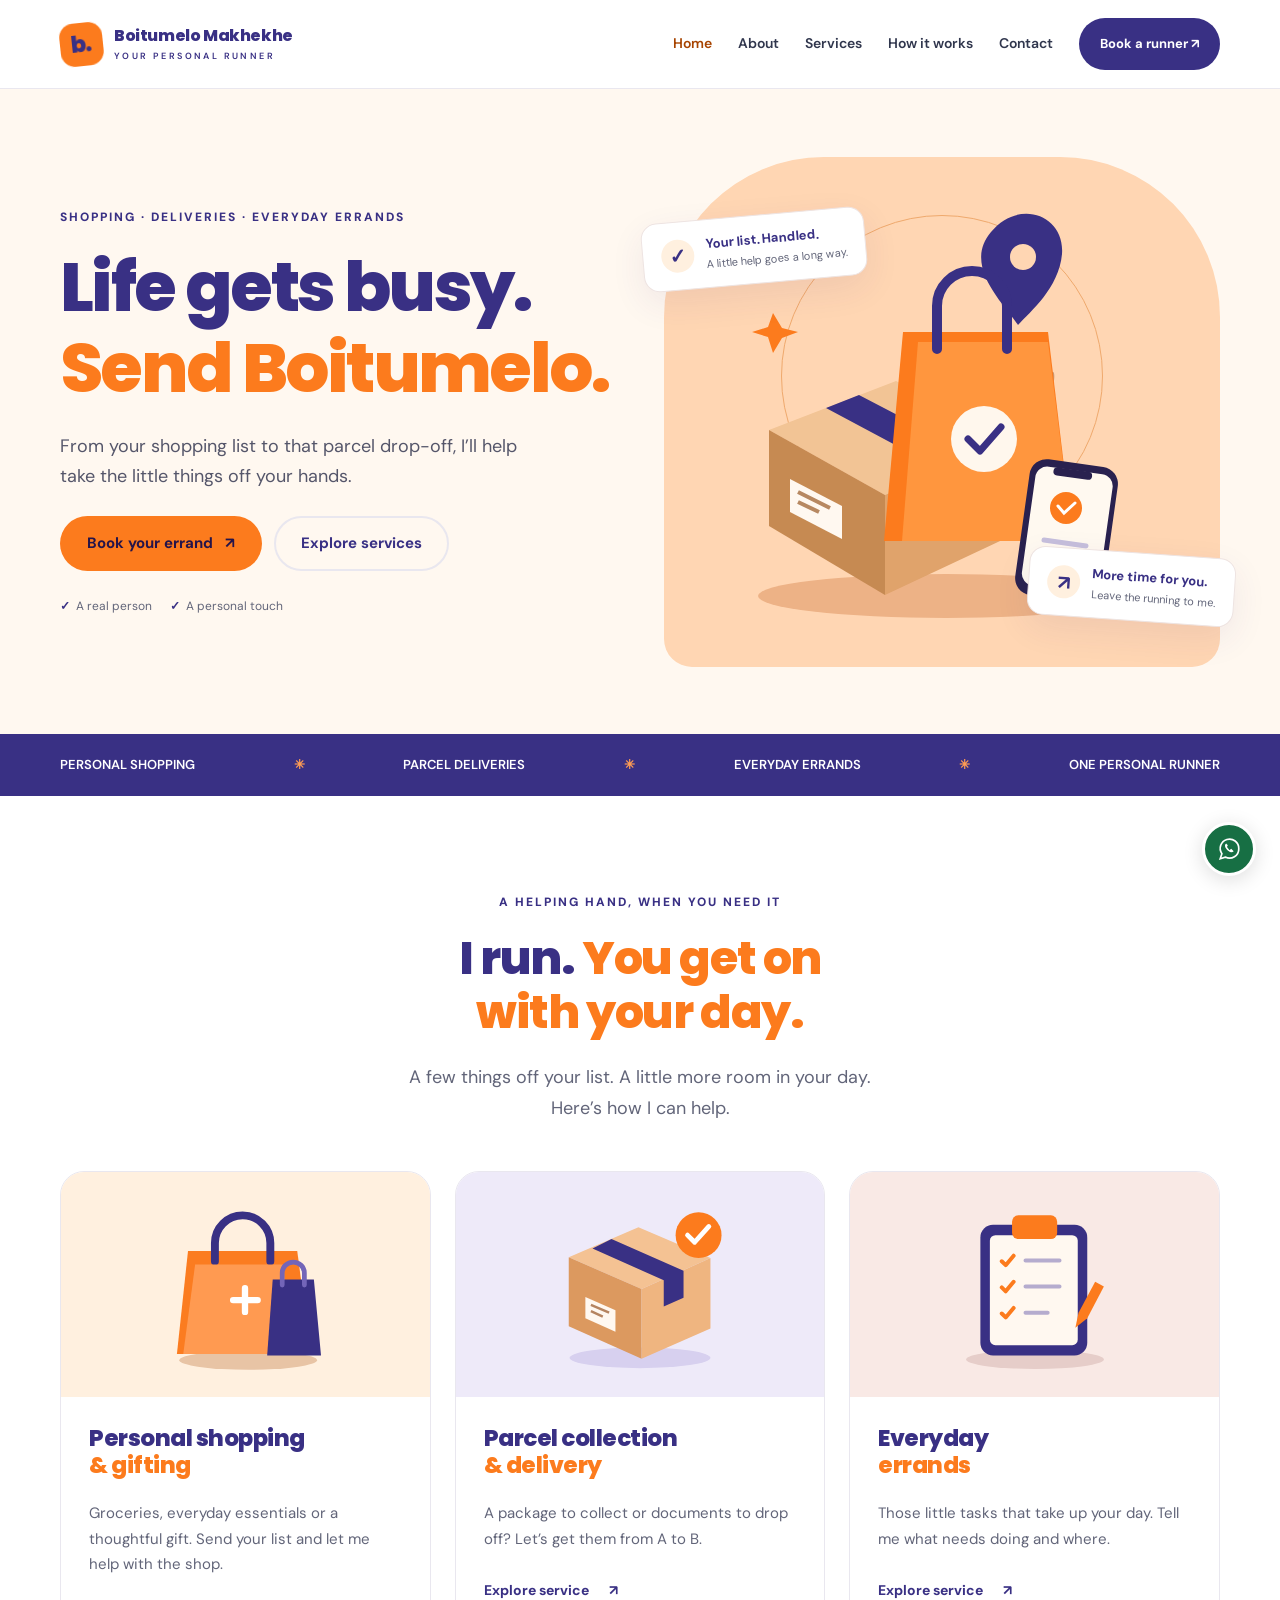
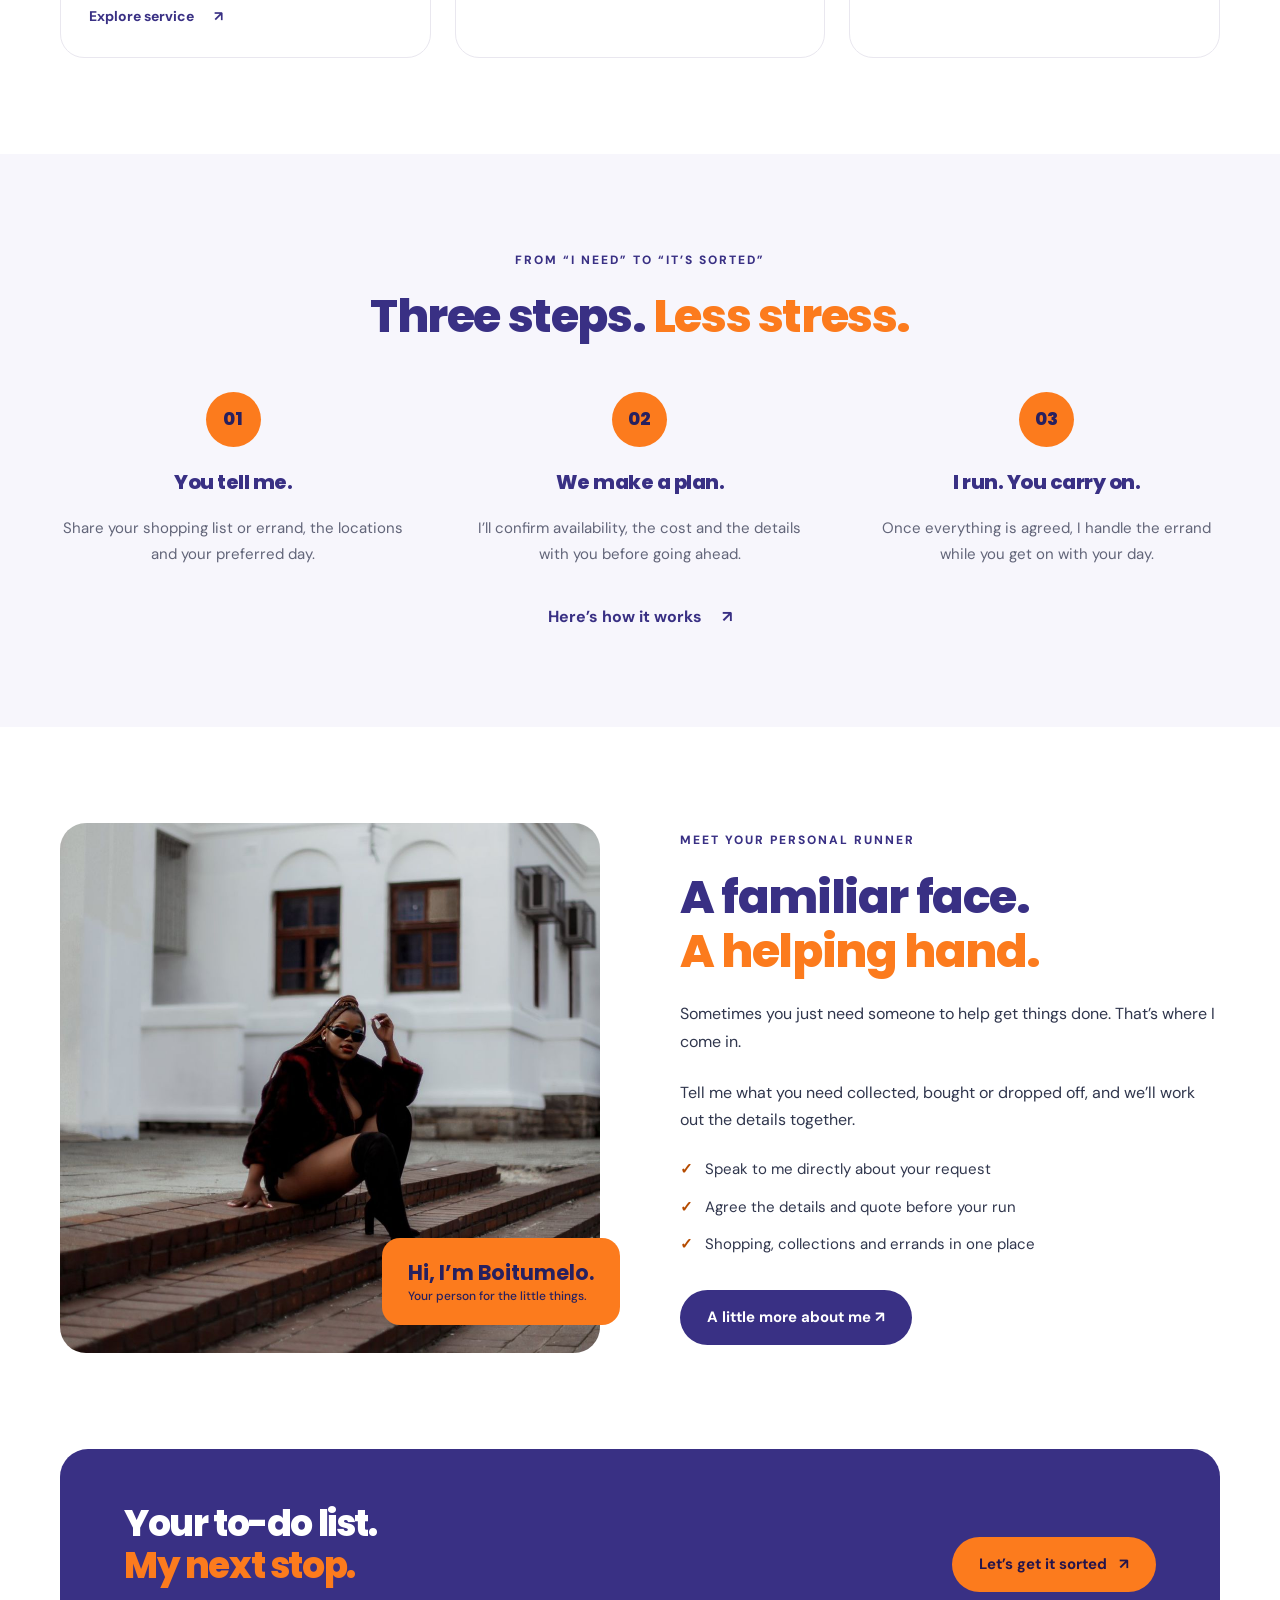
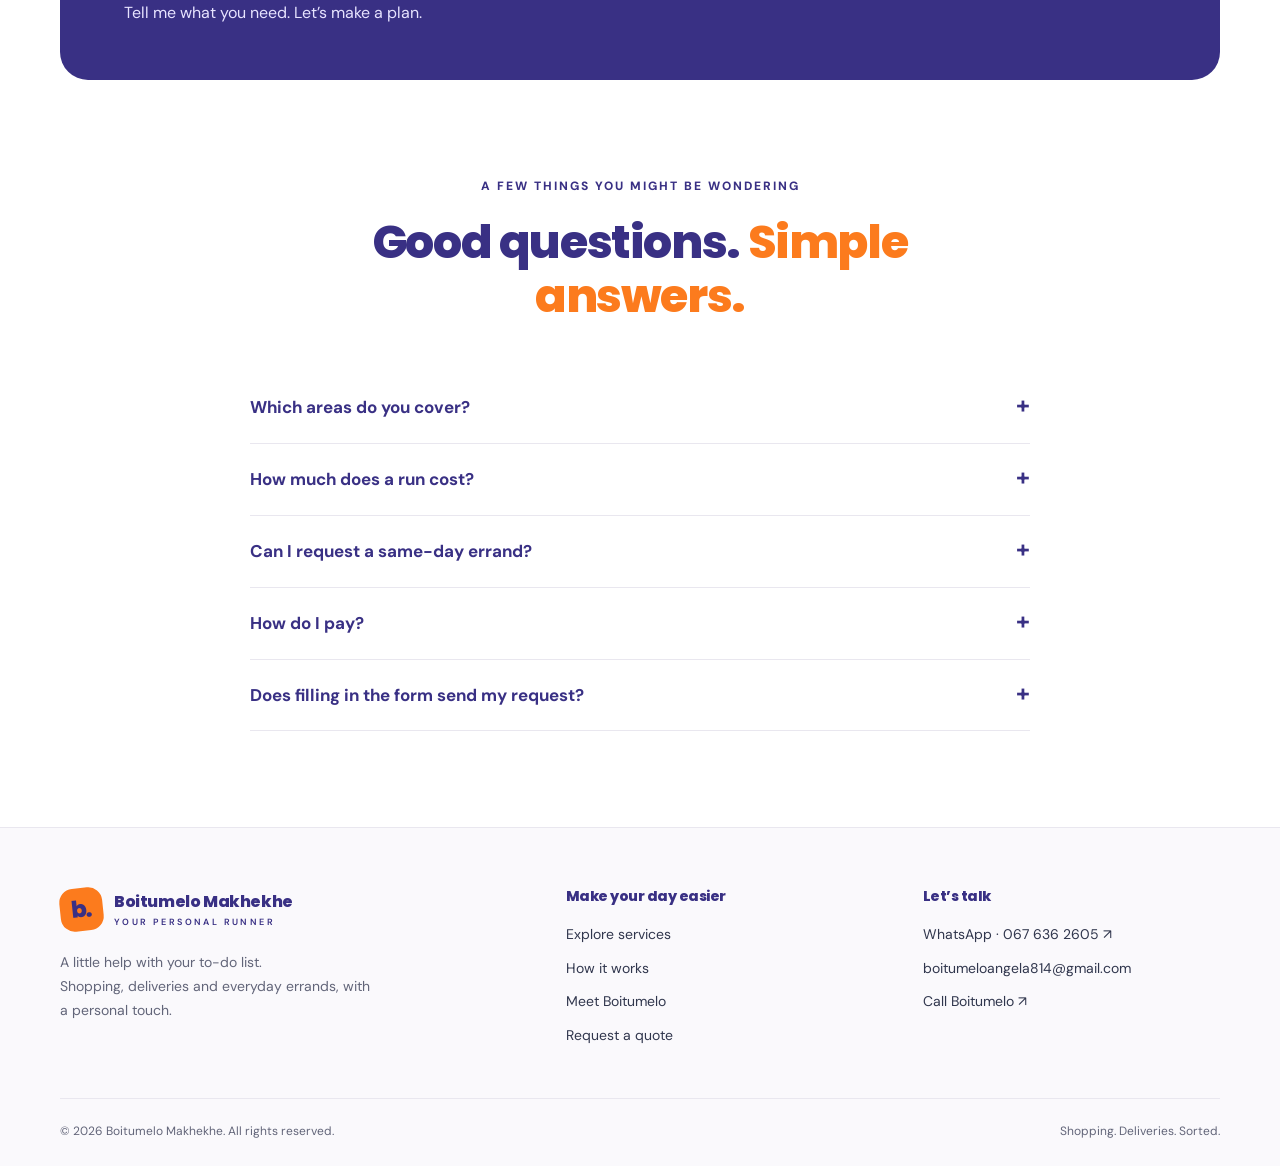
<file: index.html>
<!doctype html>
<html lang="en-ZA"><head><meta charset="utf-8"><meta name="viewport" content="width=device-width, initial-scale=1"><meta name="theme-color" content="#393084"><title>Shopping, deliveries &amp; errands | Boitumelo Makhekhe</title><meta name="description" content="Your personal runner for shopping, parcel collection and everyday errands. Enquire with Boitumelo Makhekhe for availability and a quote."><link rel="icon" href="assets/favicon.svg" type="image/svg+xml"><link rel="preconnect" href="https://fonts.googleapis.com"><link rel="preconnect" href="https://fonts.gstatic.com" crossorigin><link rel="stylesheet" href="assets/site.css"><script src="assets/site.js" defer></script></head>
<body><a class="skip" href="#main">Skip to content</a><header class="site-header"><div class="container header-inner"><a class="brand" href="index.html" aria-label="Boitumelo Makhekhe home"><span class="brand-mark" aria-hidden="true">b.</span><span>Boitumelo Makhekhe<small>Your personal runner</small></span></a><button class="menu-toggle" aria-expanded="false" aria-controls="navigation">Menu ☰</button><nav class="nav" id="navigation" aria-label="Main navigation"><a href="index.html" aria-current="page">Home</a><a href="about.html">About</a><a href="services.html">Services</a><a href="how-it-works.html">How it works</a><a href="contact.html">Contact</a><a class="button" href="contact.html">Book a runner ↗</a></nav></div></header><main id="main">
<section class="hero"><div class="container hero-grid"><div class="hero-copy"><span class="eyebrow">Shopping · Deliveries · Everyday errands</span><h1>Life gets busy.<br><span class="accent">Send Boitumelo.</span></h1><p>From your shopping list to that parcel drop-off, I’ll help take the little things off your hands.</p><div class="actions"><a class="button orange" href="contact.html">Book your errand <span aria-hidden="true">↗</span></a><a class="button outline" href="services.html">Explore services</a></div><div class="hero-note"><span>A real person</span><span>A personal touch</span></div></div><div class="hero-art"><svg viewBox="0 0 520 510" fill="none" aria-hidden="true"><ellipse cx="264" cy="439" rx="188" ry="22" fill="#edb286"/><path d="M309 75c28-34 74-17 71 22-3 34-32 58-44 71-13-20-56-59-27-93Z" fill="#393084"/><circle cx="341" cy="100" r="13" fill="#ffd6b3"/><path d="M341 180c27 22 46 42 10 68-43 31-9 39 16 55" stroke="#cb966e" stroke-width="3" stroke-dasharray="7 9" stroke-linecap="round"/><path d="m87 273 127-49 119 58-130 56-116-65Z" fill="#f2c495"/><path d="m87 273 116 65v100L87 369v-96Z" fill="#c68a52"/><path d="m203 338 130-56v95l-130 61V338Z" fill="#e0a36b"/><path d="m177 238 117 61v39l-32 15v-39l-118-63 33-13Z" fill="#393084"/><path d="m108 322 52 27v33l-52-27v-33Z" fill="#fff8f0"/><path d="m116 335 32 16m-32-6 21 10" stroke="#b78861" stroke-width="4"/><path d="M221 175h145l25 209H202l19-209Z" fill="#fc7b1d"/><path d="M236 185h130l25 199H220l16-199Z" fill="#ff963e"/><path d="M255 192v-43a35 35 0 0 1 70 0v43" stroke="#393084" stroke-width="10" stroke-linecap="round"/><circle cx="302" cy="282" r="33" fill="#fff7ed"/><path d="m286 282 12 12 21-24" stroke="#393084" stroke-width="7" stroke-linecap="round" stroke-linejoin="round"/><rect x="350" y="300" width="89" height="137" rx="17" transform="rotate(8 350 300)" fill="#29214f"/><rect x="355" y="308" width="78" height="120" rx="12" transform="rotate(8 355 308)" fill="#fff9f0"/><rect x="372" y="310" width="39" height="8" rx="4" transform="rotate(8 372 310)" fill="#29214f"/><circle cx="384" cy="351" r="16" fill="#fc7b1d"/><path d="m376 349 6 7 11-10" stroke="white" stroke-width="3" stroke-linecap="round"/><path d="m362 383 42 6m-43 4 30 4" stroke="#c6bfdc" stroke-width="5" stroke-linecap="round"/><path d="m91 156 9 15 16 4-16 6-9 15-5-16-16-5 16-5 5-14Z" fill="#fc7b1d"/></svg><div class="float-label one"><span class="circle-icon">✓</span><span>Your list. Handled.<small>A little help goes a long way.</small></span></div><div class="float-label two"><span class="circle-icon">↗</span><span>More time for you.<small>Leave the running to me.</small></span></div></div></div></section>
<div class="service-strip"><div class="container strip-inner"><span>PERSONAL SHOPPING</span><span>✳</span><span>PARCEL DELIVERIES</span><span>✳</span><span>EVERYDAY ERRANDS</span><span>✳</span><span>ONE PERSONAL RUNNER</span></div></div>
<section class="section"><div class="container"><div class="intro center"><span class="eyebrow">A helping hand, when you need it</span><h2>I run. <span class="accent">You get on<br>with your day.</span></h2><p>A few things off your list. A little more room in your day.<br>Here’s how I can help.</p></div><div class="cards"><article class="service-card"><div class="card-art "><svg viewBox="0 0 240 240" fill="none" aria-hidden="true"><ellipse cx="124" cy="215" rx="87" ry="12" fill="#e8c4a5"/><path d="M48 77h138l17 130H34L48 77Z" fill="#fb7c20"/><path d="M82 90V67a35 35 0 0 1 70 0v23" stroke="#393084" stroke-width="10" stroke-linecap="round"/><path d="M57 94h111l14 113H42L57 94Z" fill="#ff9a51"/><path d="M105 139h31m-16-15v30" stroke="white" stroke-width="8" stroke-linecap="round"/><path d="M155 113h52l9 96h-68l7-96Z" fill="#393084"/><path d="M167 120v-15a14 14 0 0 1 28 0v15" stroke="#7365b8" stroke-width="6" stroke-linecap="round"/></svg></div><div class="card-body"><h3>Personal shopping<br><span class="accent">& gifting</span></h3><p>Groceries, everyday essentials or a thoughtful gift. Send your list and let me help with the shop.</p><a class="text-link" href="services.html#shopping">Explore service <span aria-hidden="true">↗</span></a></div></article><article class="service-card"><div class="card-art purple"><svg viewBox="0 0 240 240" fill="none" aria-hidden="true"><ellipse cx="120" cy="212" rx="89" ry="13" fill="#d7d0ef"/><path d="m30 85 88-38 91 39-87 39-92-40Z" fill="#f4c293"/><path d="m30 85 92 40v88l-92-41V85Z" fill="#dc995f"/><path d="m122 125 87-39v89l-87 38v-88Z" fill="#efb580"/><path d="m84 62 91 40v34l-25 11v-33L60 74l24-12Z" fill="#393084"/><path d="m51 135 38 17v27l-38-17v-27Z" fill="#fff8f0"/><path d="m58 145 23 10m-23-2 15 7" stroke="#b58460" stroke-width="3"/><circle cx="194" cy="57" r="29" fill="#fc7b1d"/><path d="m180 57 9 9 18-20" stroke="white" stroke-width="6" stroke-linecap="round" stroke-linejoin="round"/></svg></div><div class="card-body"><h3>Parcel collection<br><span class="accent">& delivery</span></h3><p>A package to collect or documents to drop off? Let’s get them from A to B.</p><a class="text-link" href="services.html#parcel">Explore service <span aria-hidden="true">↗</span></a></div></article><article class="service-card"><div class="card-art rose"><svg viewBox="0 0 240 240" fill="none" aria-hidden="true"><ellipse cx="120" cy="214" rx="87" ry="12" fill="#e6cdc9"/><rect x="51" y="44" width="135" height="165" rx="16" fill="#393084"/><rect x="63" y="57" width="111" height="139" rx="7" fill="#fff8f0"/><rect x="91" y="32" width="57" height="30" rx="8" fill="#fc7b1d"/><path d="m78 90 5 5 10-12m-15 40 5 5 10-12m-15 40 5 5 10-12" stroke="#fc7b1d" stroke-width="5" stroke-linecap="round" stroke-linejoin="round"/><path d="M108 89h43m-43 33h43m-43 33h28" stroke="#b5acce" stroke-width="5" stroke-linecap="round"/><path d="m175 155 21-39 11 6-21 40-15 12 4-19Z" fill="#fc7b1d"/></svg></div><div class="card-body"><h3>Everyday<br><span class="accent">errands</span></h3><p>Those little tasks that take up your day. Tell me what needs doing and where.</p><a class="text-link" href="services.html#errands">Explore service <span aria-hidden="true">↗</span></a></div></article></div></div></section>
<section class="section steps-section"><div class="container"><div class="intro center"><span class="eyebrow">From “I need” to “it’s sorted”</span><h2>Three steps. <span class="accent">Less stress.</span></h2></div><div class="steps"><article><div class="step-number">01</div><h3>You tell me.</h3><p>Share your shopping list or errand, the locations and your preferred day.</p></article><article><div class="step-number">02</div><h3>We make a plan.</h3><p>I’ll confirm availability, the cost and the details with you before going ahead.</p></article><article><div class="step-number">03</div><h3>I run. You carry on.</h3><p>Once everything is agreed, I handle the errand while you get on with your day.</p></article></div><div class="center" style="margin-top:36px"><a class="text-link" href="how-it-works.html">Here’s how it works <span aria-hidden="true">↗</span></a></div></div></section>
<section class="section"><div class="container split"><div class="portrait"><img src="about%20me.jpg" alt="Boitumelo Makhekhe" loading="lazy" width="1066" height="1600"><div class="portrait-tag">Hi, I’m Boitumelo.<small>Your person for the little things.</small></div></div><div><span class="eyebrow">Meet your personal runner</span><h2>A familiar face.<br><span class="accent">A helping hand.</span></h2><p>Sometimes you just need someone to help get things done. That’s where I come in.</p><p>Tell me what you need collected, bought or dropped off, and we’ll work out the details together.</p><ul class="check-list"><li>Speak to me directly about your request</li><li>Agree the details and quote before your run</li><li>Shopping, collections and errands in one place</li></ul><a class="button" href="about.html">A little more about me ↗</a></div></div></section>
<div class="container"><div class="cta-banner"><div><h2>Your to-do list.<br><span class="accent">My next stop.</span></h2><p>Tell me what you need. Let’s make a plan.</p></div><a class="button orange" href="contact.html">Let’s get it sorted <span aria-hidden="true">↗</span></a></div></div><section class="section"><div class="container"><div class="intro center"><span class="eyebrow">A few things you might be wondering</span><h2>Good questions. <span class="accent">Simple answers.</span></h2></div><div class="faq"><details><summary>Which areas do you cover?</summary><p>Send your collection and delivery suburbs with your request. Boitumelo will confirm whether she can assist before you book.</p></details><details><summary>How much does a run cost?</summary><p>Every errand is different. Share your list, locations and timing to receive a quote. The service fee and any shopping costs are agreed before the run.</p></details><details><summary>Can I request a same-day errand?</summary><p>You can ask for a same-day run. Availability and timing must be confirmed with Boitumelo; submitting an enquiry does not reserve a slot.</p></details><details><summary>How do I pay?</summary><p>Payment arrangements and any shopping budget are agreed directly with Boitumelo when she confirms your quote. This website does not collect payments.</p></details><details><summary>Does filling in the form send my request?</summary><p>The form prepares a message for you to review. Choose WhatsApp or email and send it there. Your booking is only confirmed once Boitumelo agrees the details with you.</p></details></div></div></section></main>
<footer class="site-footer"><div class="container"><div class="footer-grid"><div><a class="brand" href="index.html"><span class="brand-mark" aria-hidden="true">b.</span><span>Boitumelo Makhekhe<small>Your personal runner</small></span></a><p>A little help with your to-do list.<br>Shopping, deliveries and everyday errands, with a personal touch.</p></div><div><h3>Make your day easier</h3><a href="services.html">Explore services</a><a href="how-it-works.html">How it works</a><a href="about.html">Meet Boitumelo</a><a href="contact.html">Request a quote</a></div><div><h3>Let’s talk</h3><a href="https://wa.me/27676362605?text=Hi%20Boitumelo%2C%20I%20would%20like%20to%20enquire%20about%20shopping%2C%20delivery%20or%20an%20errand." target="_blank" rel="noopener">WhatsApp · 067 636 2605 ↗</a><a href="mailto:boitumeloangela814@gmail.com">boitumeloangela814@gmail.com</a><a href="tel:+27676362605">Call Boitumelo ↗</a></div></div><div class="footer-bottom"><span>© 2026 Boitumelo Makhekhe. All rights reserved.</span><span>Shopping. Deliveries. Sorted.</span></div></div></footer><a class="whatsapp-float" href="https://wa.me/27676362605?text=Hi%20Boitumelo%2C%20I%20would%20like%20to%20enquire%20about%20shopping%2C%20delivery%20or%20an%20errand." target="_blank" rel="noopener" aria-label="Chat with Boitumelo on WhatsApp"><svg viewBox="0 0 32 32" fill="none" aria-hidden="true"><path d="M27 15a11 11 0 0 1-16 10L5 27l2-6A11 11 0 1 1 27 15Z" stroke="currentColor" stroke-width="2"/><path d="M12 9c-5 3 5 14 9 9l-3-3-2 2-3-4 1-2-2-2Z" fill="currentColor"/></svg></a></body></html>
</file>
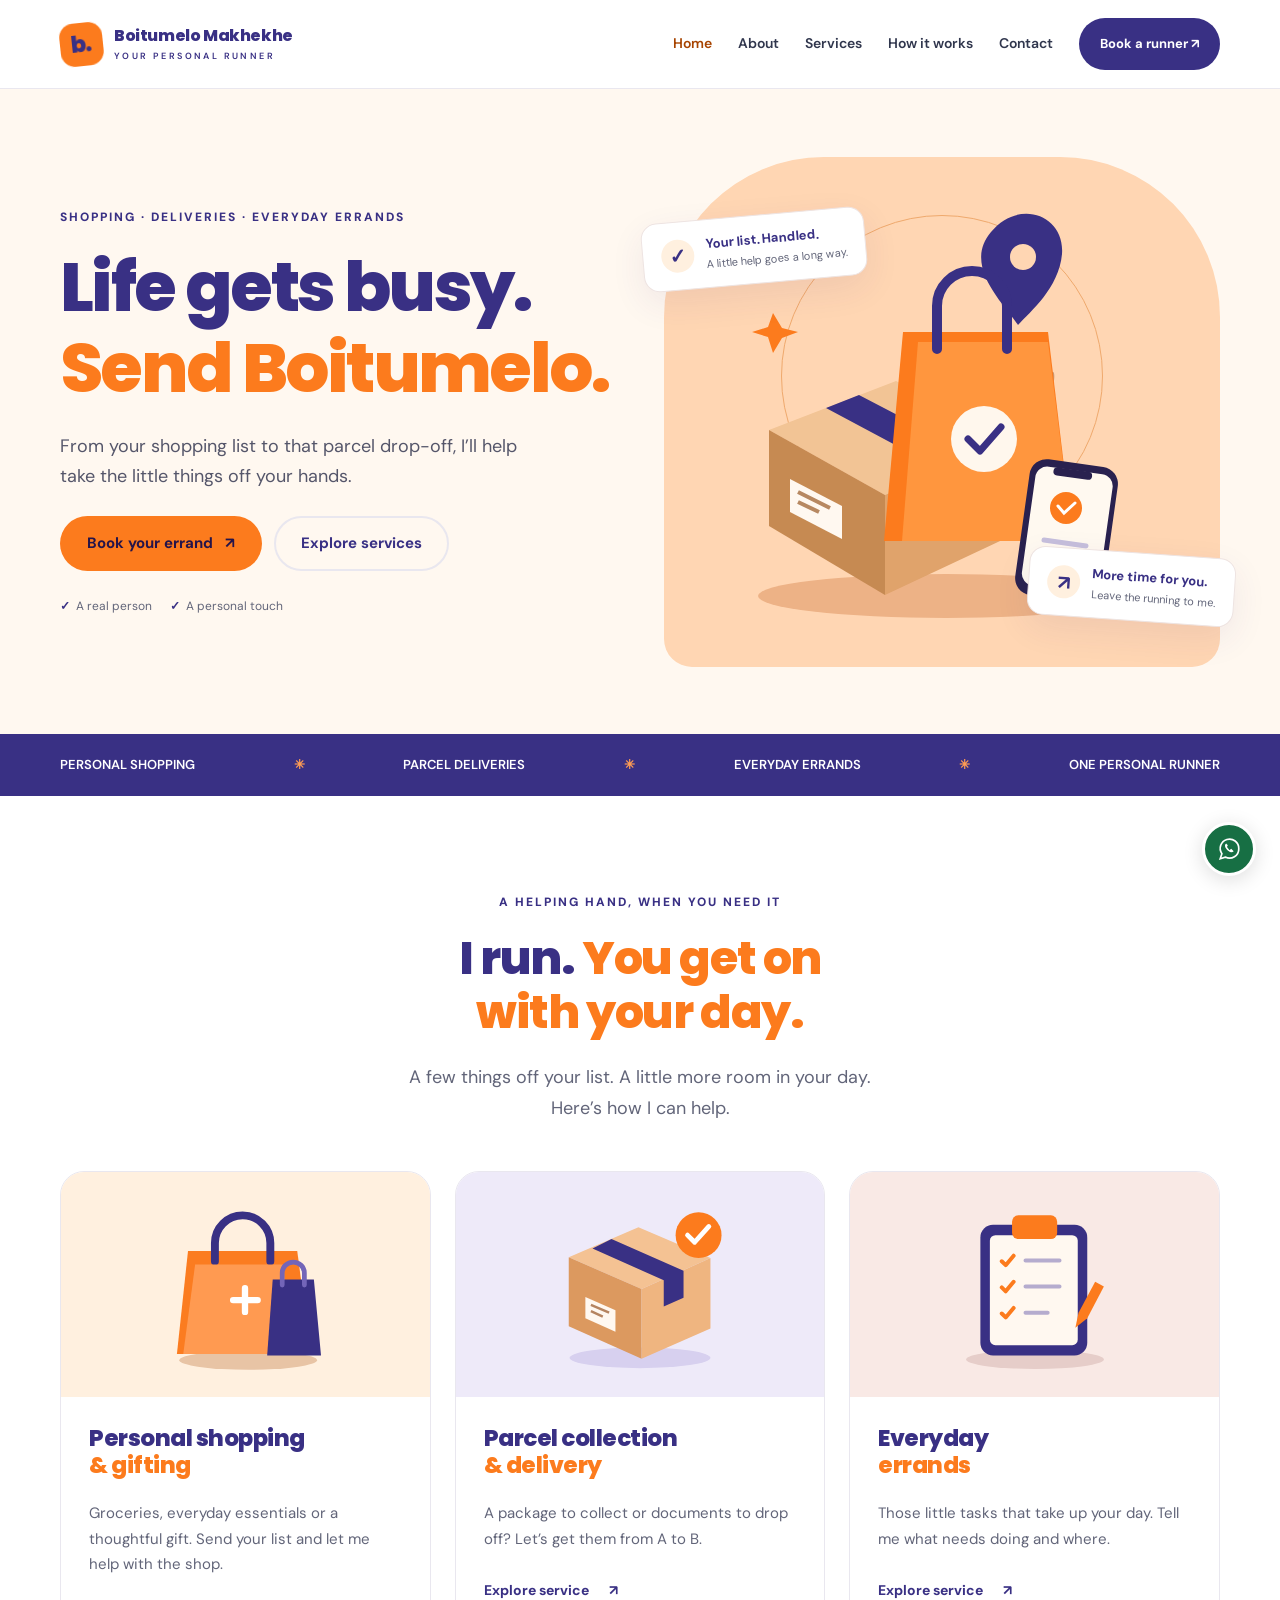
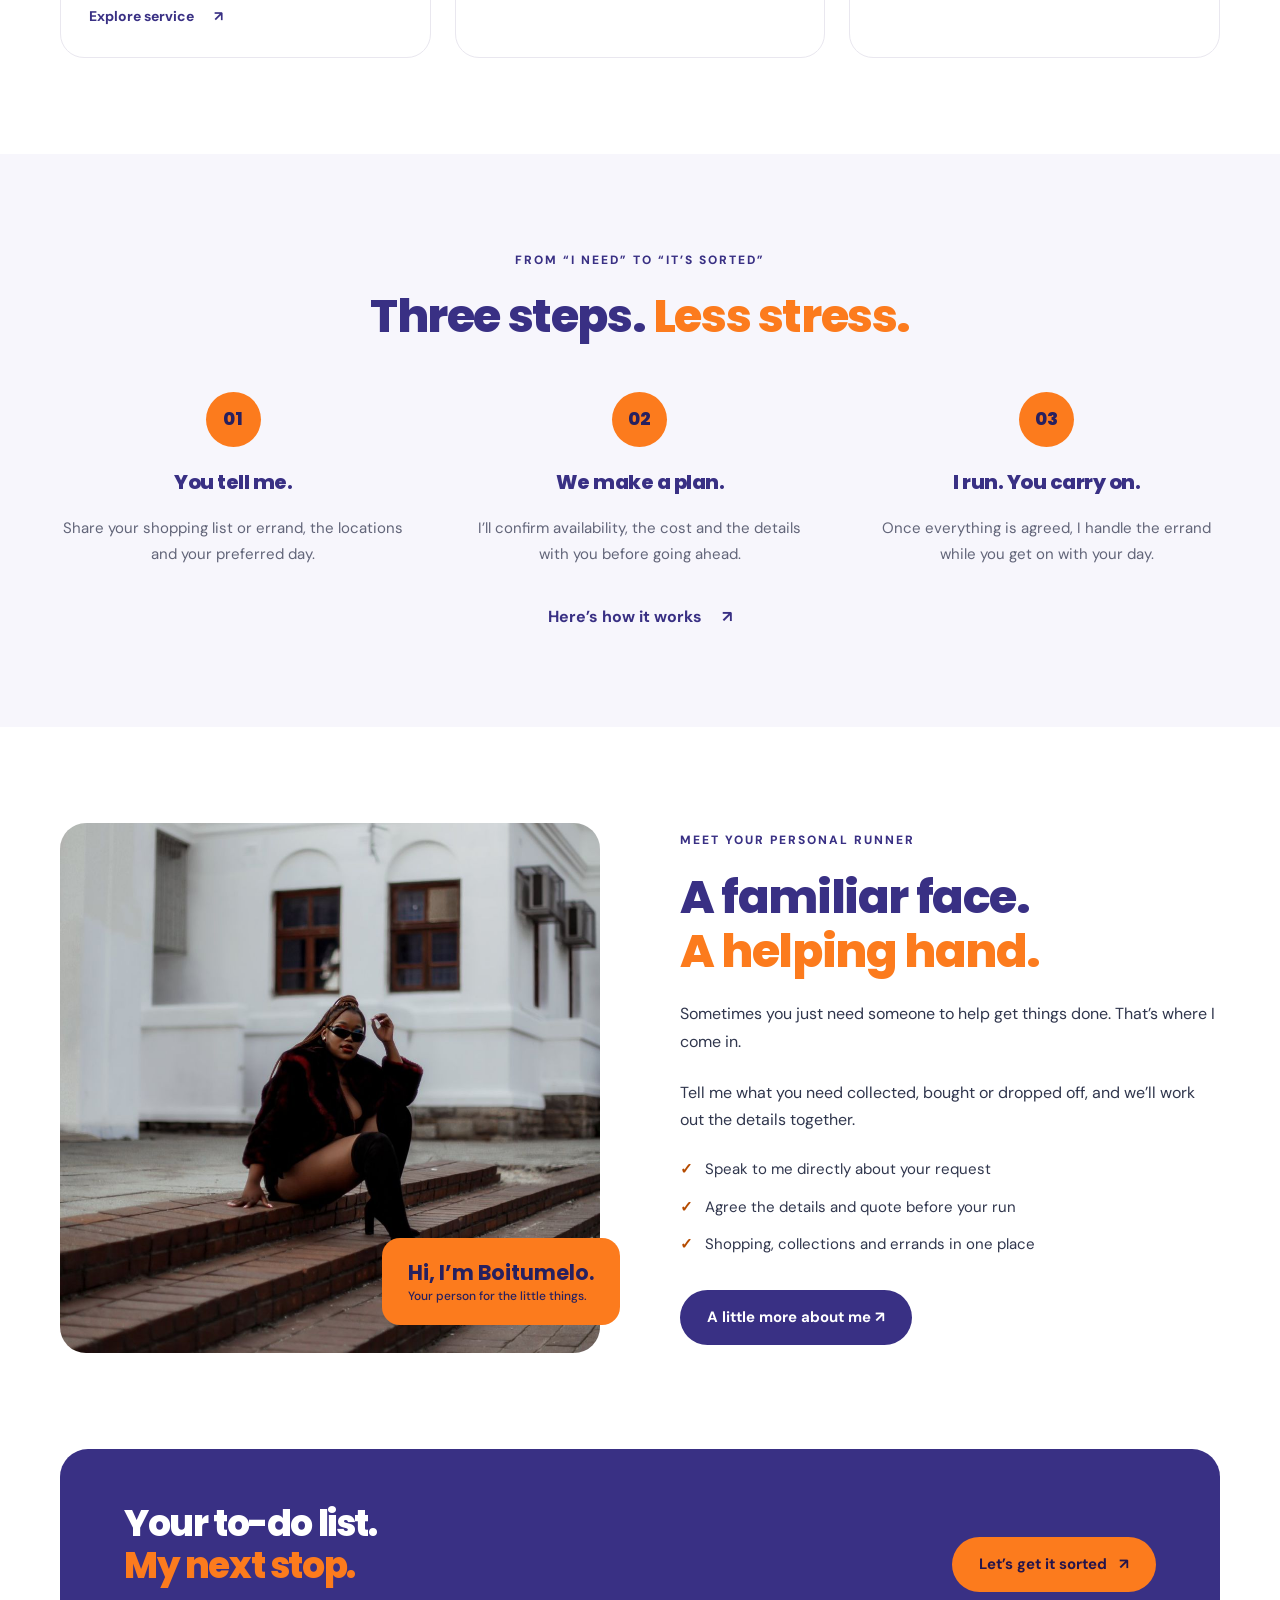
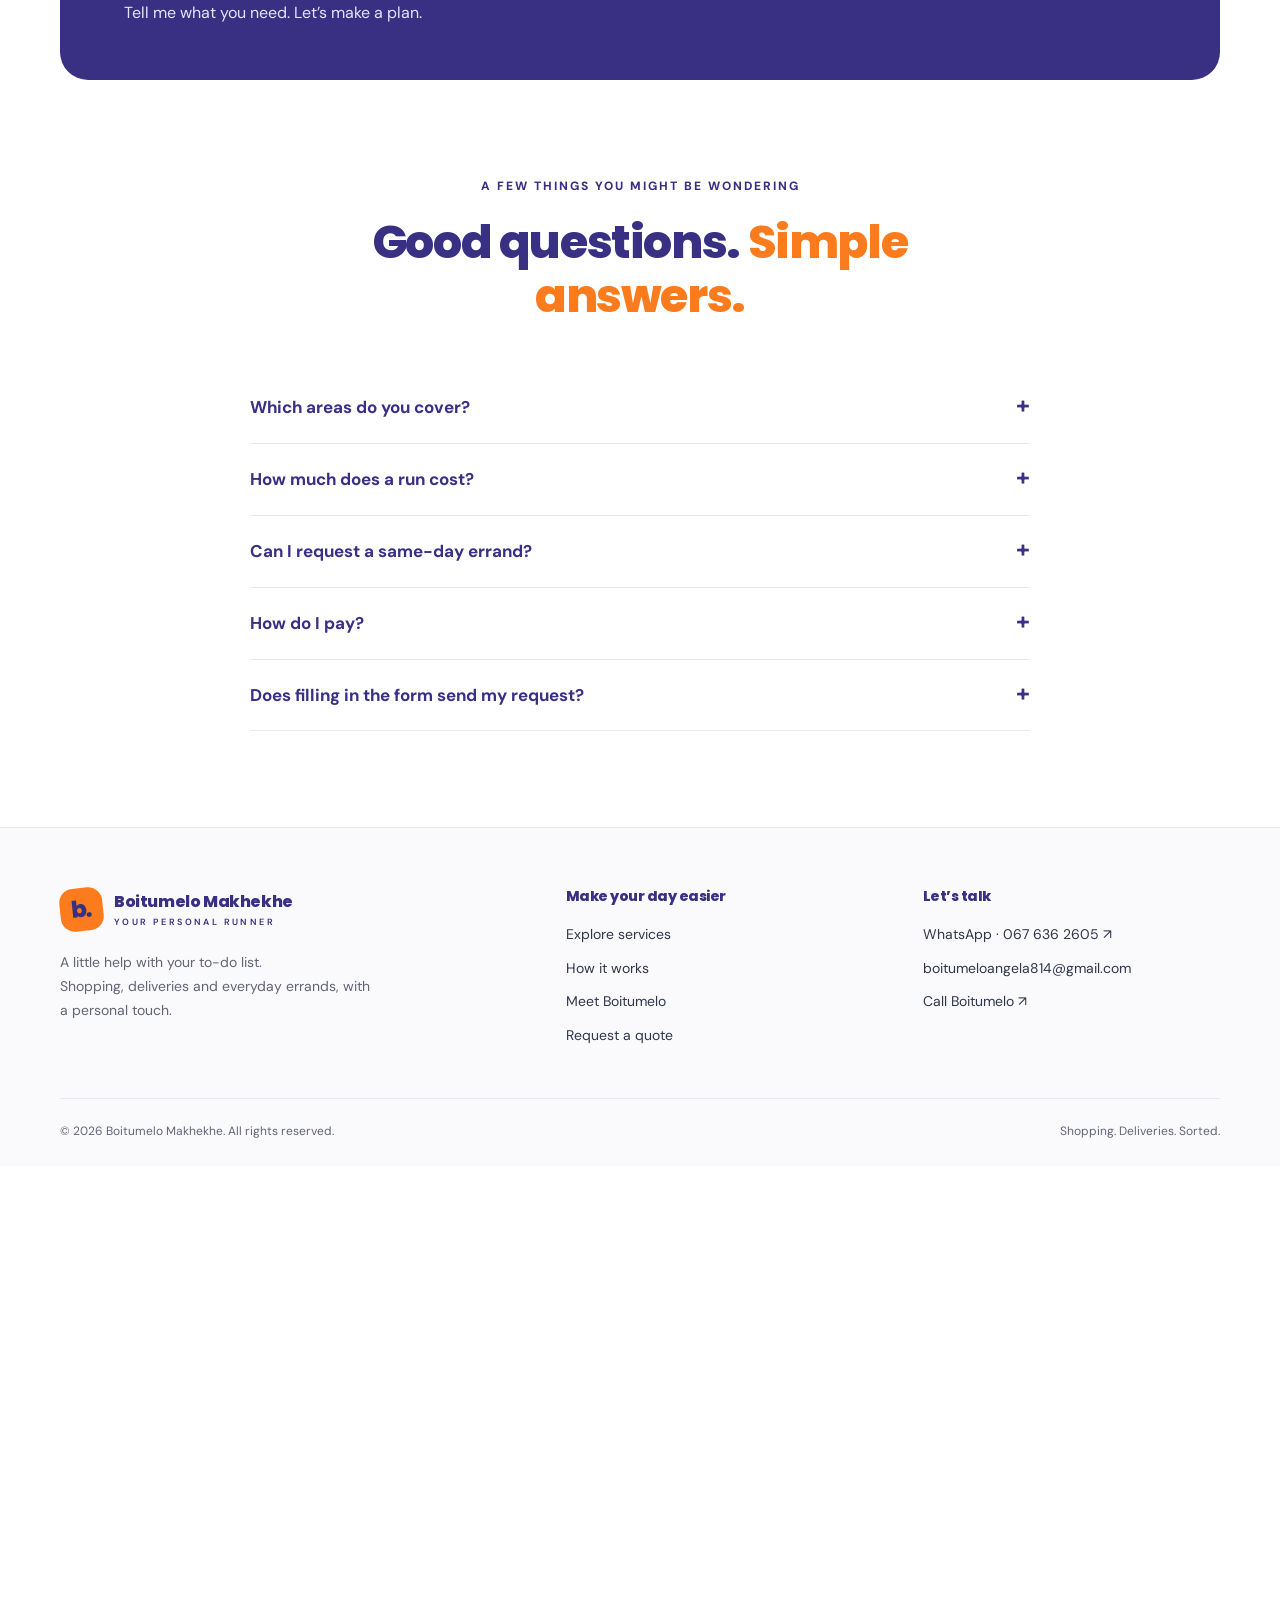
<file: boitumelo/index.html>
<!doctype html><html lang="en"><head><meta charset="utf-8"><meta name="viewport" content="width=device-width,initial-scale=1"><meta http-equiv="refresh" content="0;url=../index.html"><title>Boitumelo Makhekhe</title></head><body><p>This page has moved. <a href="../index.html">Visit Boitumelo’s runner service website.</a></p></body></html>
</file>
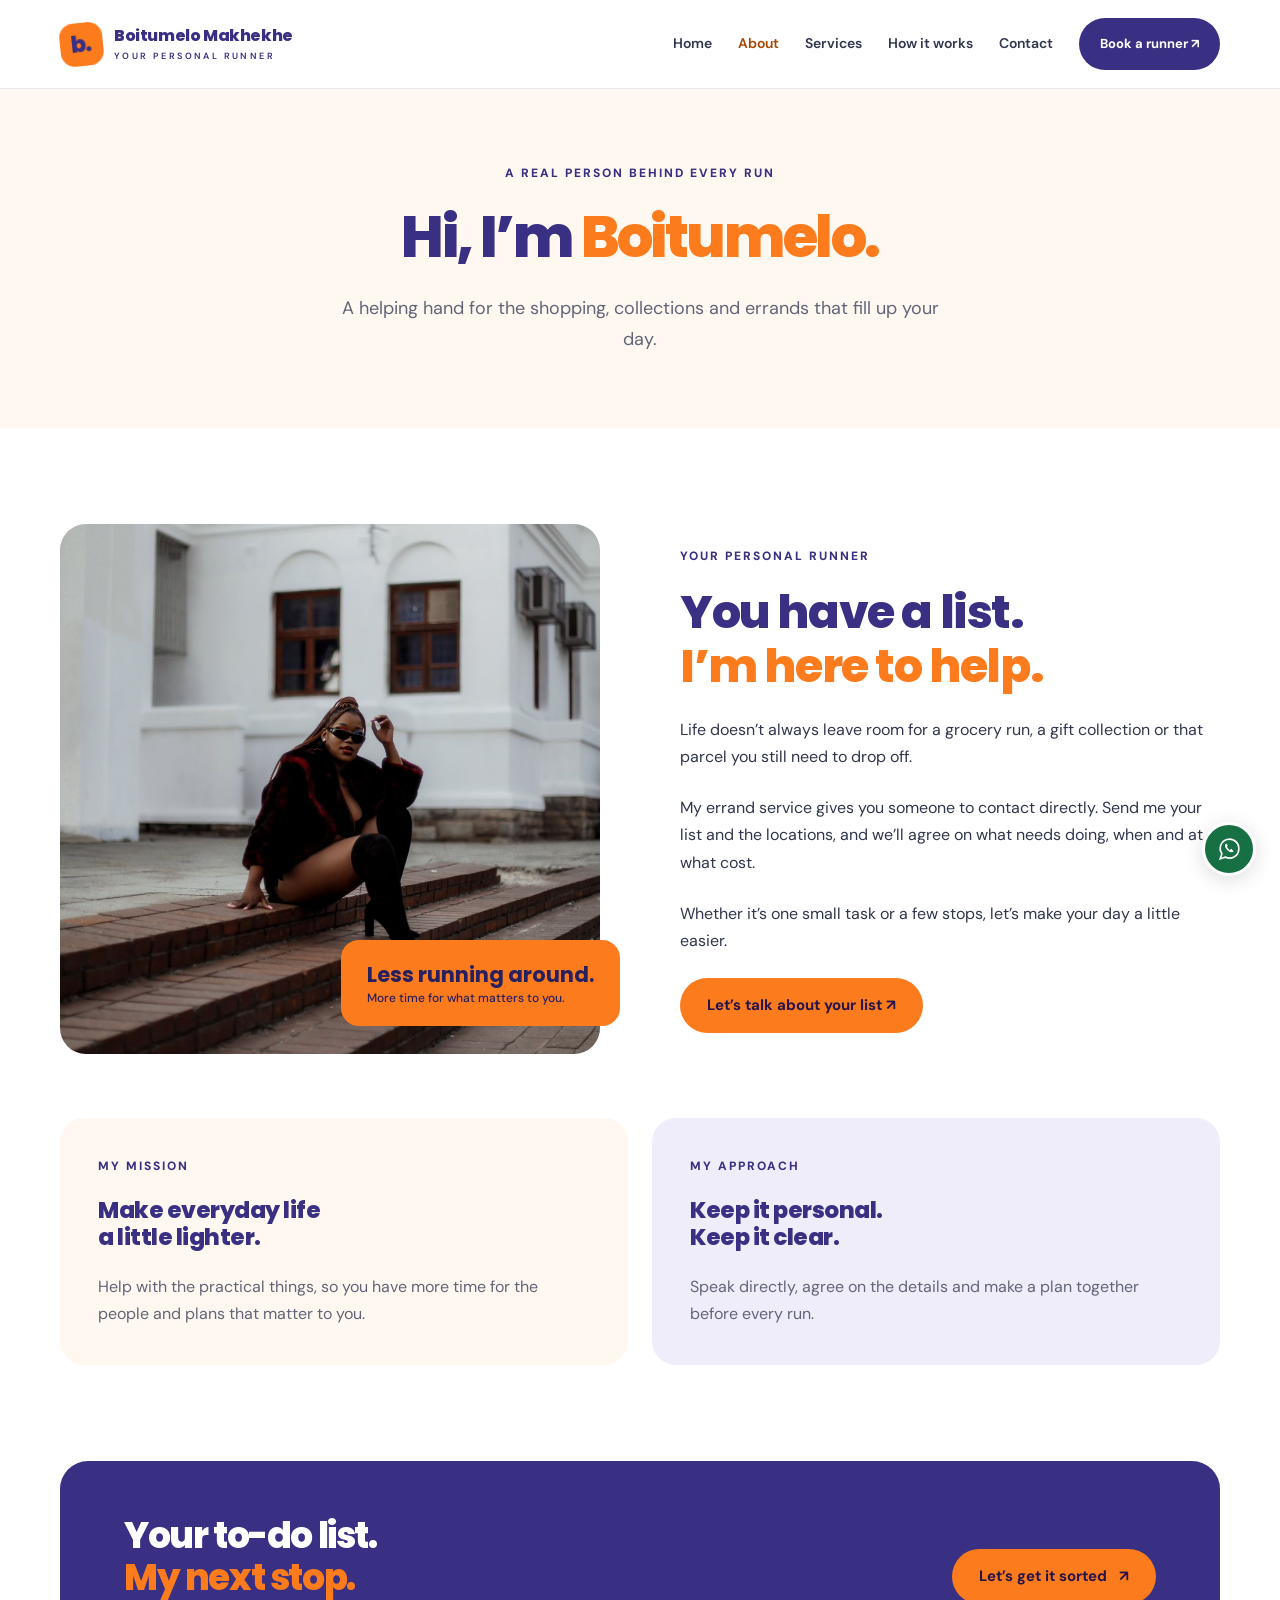
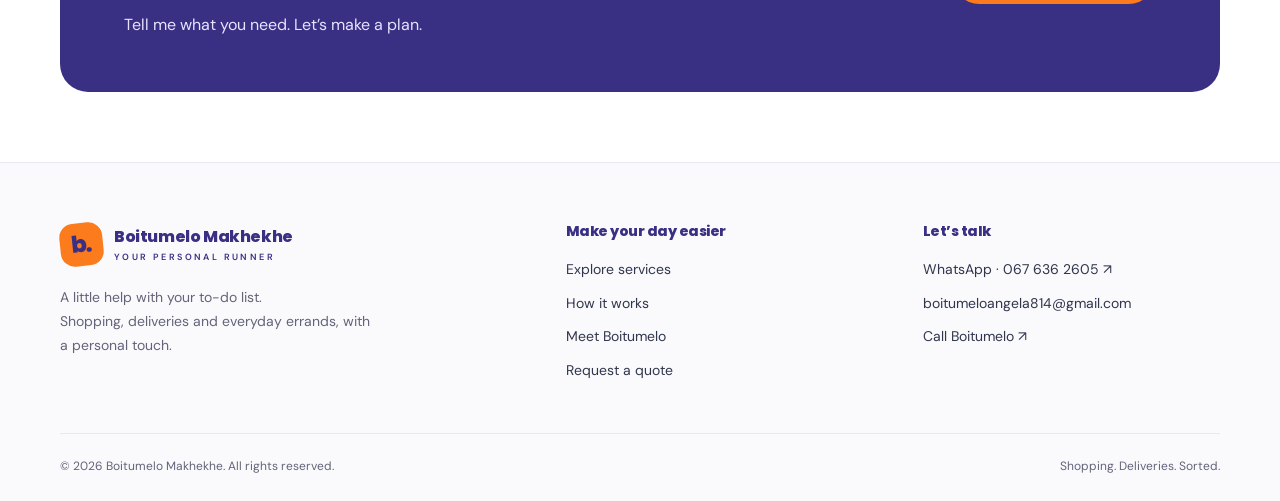
<file: about.html>
<!doctype html>
<html lang="en-ZA"><head><meta charset="utf-8"><meta name="viewport" content="width=device-width, initial-scale=1"><meta name="theme-color" content="#393084"><title>Meet Boitumelo | Boitumelo Makhekhe</title><meta name="description" content="Meet Boitumelo Makhekhe, your personal runner for shopping, deliveries and everyday errands."><link rel="icon" href="assets/favicon.svg" type="image/svg+xml"><link rel="preconnect" href="https://fonts.googleapis.com"><link rel="preconnect" href="https://fonts.gstatic.com" crossorigin><link rel="stylesheet" href="assets/site.css"><script src="assets/site.js" defer></script></head>
<body><a class="skip" href="#main">Skip to content</a><header class="site-header"><div class="container header-inner"><a class="brand" href="index.html" aria-label="Boitumelo Makhekhe home"><span class="brand-mark" aria-hidden="true">b.</span><span>Boitumelo Makhekhe<small>Your personal runner</small></span></a><button class="menu-toggle" aria-expanded="false" aria-controls="navigation">Menu ☰</button><nav class="nav" id="navigation" aria-label="Main navigation"><a href="index.html">Home</a><a href="about.html" aria-current="page">About</a><a href="services.html">Services</a><a href="how-it-works.html">How it works</a><a href="contact.html">Contact</a><a class="button" href="contact.html">Book a runner ↗</a></nav></div></header><main id="main"><section class="page-hero"><div class="container"><span class="eyebrow">A real person behind every run</span><h1>Hi, I’m <span class="accent">Boitumelo.</span></h1><p>A helping hand for the shopping, collections and errands that fill up your day.</p></div></section><section class="section"><div class="container"><div class="split"><div class="portrait"><img src="about%20me.jpg" alt="Boitumelo Makhekhe sitting outside" width="1066" height="1600"><div class="portrait-tag">Less running around.<small>More time for what matters to you.</small></div></div><div><span class="eyebrow">Your personal runner</span><h2>You have a list.<br><span class="accent">I’m here to help.</span></h2><p>Life doesn’t always leave room for a grocery run, a gift collection or that parcel you still need to drop off.</p><p>My errand service gives you someone to contact directly. Send me your list and the locations, and we’ll agree on what needs doing, when and at what cost.</p><p>Whether it’s one small task or a few stops, let’s make your day a little easier.</p><a class="button orange" href="contact.html">Let’s talk about your list ↗</a></div></div><div class="values"><article class="value"><span class="eyebrow">My mission</span><h3>Make everyday life<br>a little lighter.</h3><p>Help with the practical things, so you have more time for the people and plans that matter to you.</p></article><article class="value"><span class="eyebrow">My approach</span><h3>Keep it personal.<br>Keep it clear.</h3><p>Speak directly, agree on the details and make a plan together before every run.</p></article></div></div></section><div class="container"><div class="cta-banner"><div><h2>Your to-do list.<br><span class="accent">My next stop.</span></h2><p>Tell me what you need. Let’s make a plan.</p></div><a class="button orange" href="contact.html">Let’s get it sorted <span aria-hidden="true">↗</span></a></div></div><div style="height:70px"></div></main>
<footer class="site-footer"><div class="container"><div class="footer-grid"><div><a class="brand" href="index.html"><span class="brand-mark" aria-hidden="true">b.</span><span>Boitumelo Makhekhe<small>Your personal runner</small></span></a><p>A little help with your to-do list.<br>Shopping, deliveries and everyday errands, with a personal touch.</p></div><div><h3>Make your day easier</h3><a href="services.html">Explore services</a><a href="how-it-works.html">How it works</a><a href="about.html">Meet Boitumelo</a><a href="contact.html">Request a quote</a></div><div><h3>Let’s talk</h3><a href="https://wa.me/27676362605?text=Hi%20Boitumelo%2C%20I%20would%20like%20to%20enquire%20about%20shopping%2C%20delivery%20or%20an%20errand." target="_blank" rel="noopener">WhatsApp · 067 636 2605 ↗</a><a href="mailto:boitumeloangela814@gmail.com">boitumeloangela814@gmail.com</a><a href="tel:+27676362605">Call Boitumelo ↗</a></div></div><div class="footer-bottom"><span>© 2026 Boitumelo Makhekhe. All rights reserved.</span><span>Shopping. Deliveries. Sorted.</span></div></div></footer><a class="whatsapp-float" href="https://wa.me/27676362605?text=Hi%20Boitumelo%2C%20I%20would%20like%20to%20enquire%20about%20shopping%2C%20delivery%20or%20an%20errand." target="_blank" rel="noopener" aria-label="Chat with Boitumelo on WhatsApp"><svg viewBox="0 0 32 32" fill="none" aria-hidden="true"><path d="M27 15a11 11 0 0 1-16 10L5 27l2-6A11 11 0 1 1 27 15Z" stroke="currentColor" stroke-width="2"/><path d="M12 9c-5 3 5 14 9 9l-3-3-2 2-3-4 1-2-2-2Z" fill="currentColor"/></svg></a></body></html>
</file>
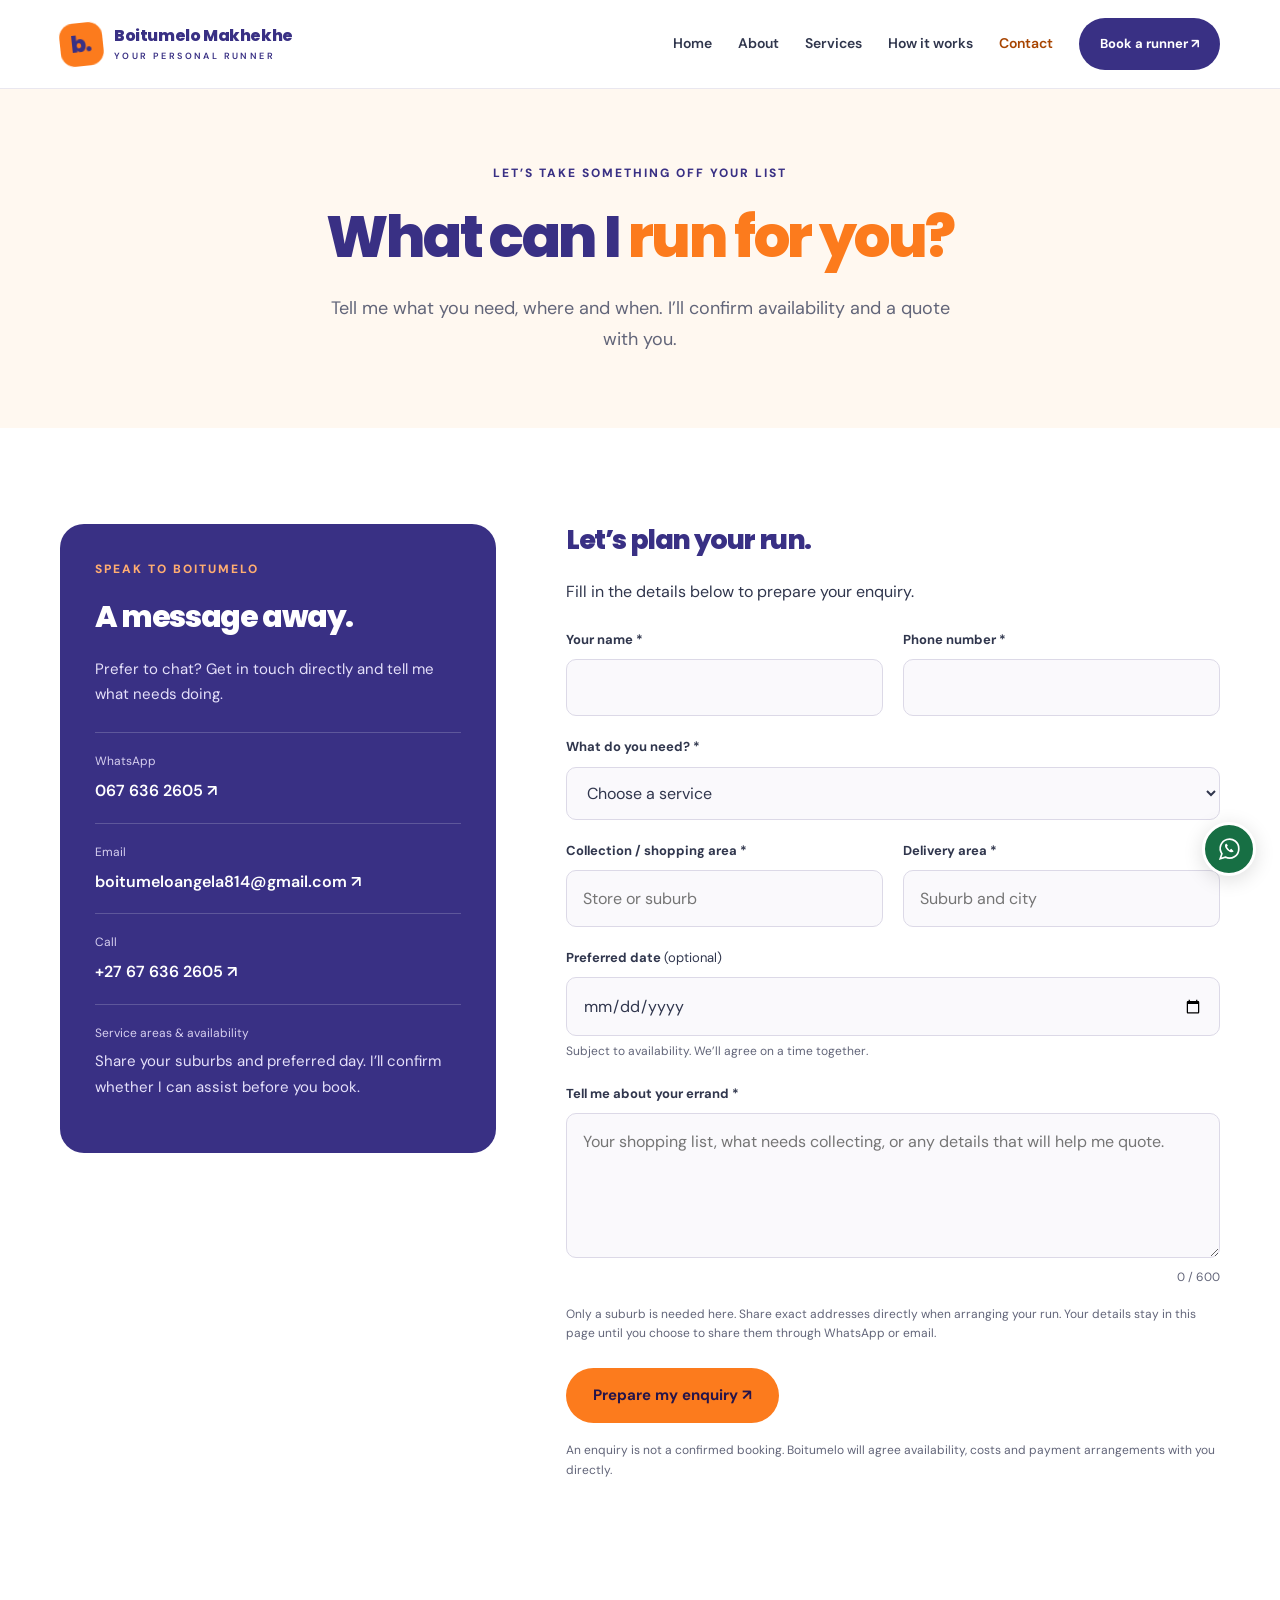
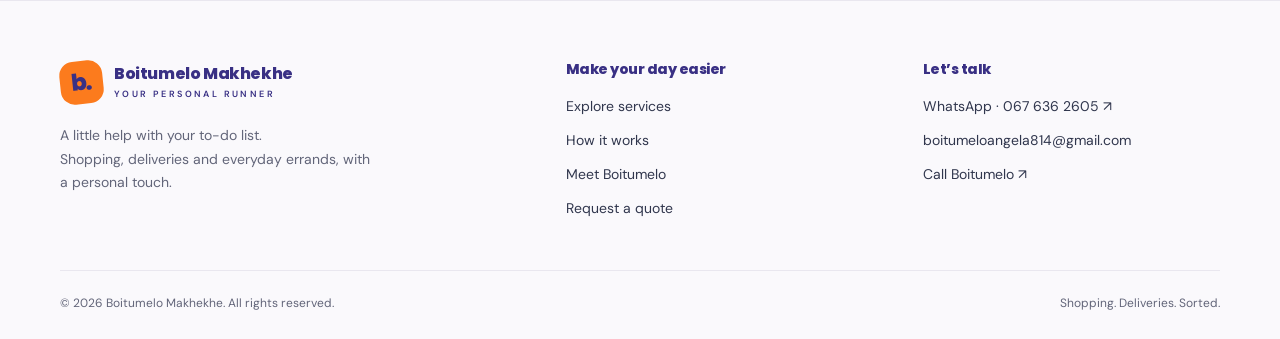
<file: contact.html>
<!doctype html>
<html lang="en-ZA"><head><meta charset="utf-8"><meta name="viewport" content="width=device-width, initial-scale=1"><meta name="theme-color" content="#393084"><title>Book an errand | Boitumelo Makhekhe</title><meta name="description" content="Request a quote from Boitumelo Makhekhe for shopping, parcel collection, delivery or an everyday errand."><link rel="icon" href="assets/favicon.svg" type="image/svg+xml"><link rel="preconnect" href="https://fonts.googleapis.com"><link rel="preconnect" href="https://fonts.gstatic.com" crossorigin><link rel="stylesheet" href="assets/site.css"><script src="assets/site.js" defer></script></head>
<body><a class="skip" href="#main">Skip to content</a><header class="site-header"><div class="container header-inner"><a class="brand" href="index.html" aria-label="Boitumelo Makhekhe home"><span class="brand-mark" aria-hidden="true">b.</span><span>Boitumelo Makhekhe<small>Your personal runner</small></span></a><button class="menu-toggle" aria-expanded="false" aria-controls="navigation">Menu ☰</button><nav class="nav" id="navigation" aria-label="Main navigation"><a href="index.html">Home</a><a href="about.html">About</a><a href="services.html">Services</a><a href="how-it-works.html">How it works</a><a href="contact.html" aria-current="page">Contact</a><a class="button" href="contact.html">Book a runner ↗</a></nav></div></header><main id="main"><section class="page-hero"><div class="container"><span class="eyebrow">Let’s take something off your list</span><h1>What can I <span class="accent">run for you?</span></h1><p>Tell me what you need, where and when. I’ll confirm availability and a quote with you.</p></div></section><section class="section"><div class="container contact-grid"><aside class="contact-panel"><span class="eyebrow" style="color:#ffad71">Speak to Boitumelo</span><h2>A message away.</h2><p>Prefer to chat? Get in touch directly and tell me what needs doing.</p><div class="contact-method"><small>WhatsApp</small><a href="https://wa.me/27676362605?text=Hi%20Boitumelo%2C%20I%20would%20like%20to%20enquire%20about%20shopping%2C%20delivery%20or%20an%20errand." target="_blank" rel="noopener">067 636 2605 ↗</a></div><div class="contact-method"><small>Email</small><a href="mailto:boitumeloangela814@gmail.com">boitumeloangela814@gmail.com ↗</a></div><div class="contact-method"><small>Call</small><a href="tel:+27676362605">+27 67 636 2605 ↗</a></div><div class="contact-method"><small>Service areas & availability</small><p style="margin-bottom:0">Share your suburbs and preferred day. I’ll confirm whether I can assist before you book.</p></div></aside><div><h2 class="form-heading">Let’s plan your run.</h2><p>Fill in the details below to prepare your enquiry.</p><noscript><p>Please use the WhatsApp, email or call link to enquire. The form needs JavaScript to prepare your message.</p></noscript><form id="enquiry-form"><div class="form-grid"><div class="field"><label for="name">Your name *</label><input id="name" name="name" autocomplete="name" maxlength="80" required></div><div class="field"><label for="phone">Phone number *</label><input id="phone" name="phone" type="tel" autocomplete="tel" maxlength="30" required></div><div class="field full"><label for="service">What do you need? *</label><select name="service" id="service" required><option value="">Choose a service</option><option value="shopping">Personal shopping & gifting</option><option value="parcel">Parcel collection & delivery</option><option value="errands">Everyday errands</option><option value="other">Something else — let’s discuss</option></select></div><div class="field"><label for="pickup">Collection / shopping area *</label><input id="pickup" name="pickup" placeholder="Store or suburb" maxlength="160" required></div><div class="field"><label for="dropoff">Delivery area *</label><input id="dropoff" name="dropoff" placeholder="Suburb and city" maxlength="160" required></div><div class="field full"><label for="date">Preferred date <span style="font-weight:400">(optional)</span></label><input id="date" name="date" type="date"><small>Subject to availability. We’ll agree on a time together.</small></div><div class="field full"><label for="message">Tell me about your errand *</label><textarea id="message" name="message" maxlength="600" placeholder="Your shopping list, what needs collecting, or any details that will help me quote." required></textarea><small id="message-count" class="counter">0 / 600</small></div></div><p class="form-note">Only a suburb is needed here. Share exact addresses directly when arranging your run. Your details stay in this page until you choose to share them through WhatsApp or email.</p><div class="form-actions"><button class="button orange" type="submit">Prepare my enquiry ↗</button></div></form><section id="request-preview" class="request-preview" tabindex="-1" aria-label="Review your enquiry" hidden><h3>Your enquiry is ready.</h3><p>Review your message, then open WhatsApp or email and press send there. Nothing has been sent yet.</p><pre id="request-text"></pre><div class="actions"><a id="send-whatsapp" class="button" target="_blank" rel="noopener">Open WhatsApp ↗</a><a id="send-email" class="button outline">Open email ↗</a><button id="copy-request" type="button" class="button outline">Copy request</button></div><p id="form-status" class="status" role="status"></p></section><p class="form-note">An enquiry is not a confirmed booking. Boitumelo will agree availability, costs and payment arrangements with you directly.</p></div></div></section></main>
<footer class="site-footer"><div class="container"><div class="footer-grid"><div><a class="brand" href="index.html"><span class="brand-mark" aria-hidden="true">b.</span><span>Boitumelo Makhekhe<small>Your personal runner</small></span></a><p>A little help with your to-do list.<br>Shopping, deliveries and everyday errands, with a personal touch.</p></div><div><h3>Make your day easier</h3><a href="services.html">Explore services</a><a href="how-it-works.html">How it works</a><a href="about.html">Meet Boitumelo</a><a href="contact.html">Request a quote</a></div><div><h3>Let’s talk</h3><a href="https://wa.me/27676362605?text=Hi%20Boitumelo%2C%20I%20would%20like%20to%20enquire%20about%20shopping%2C%20delivery%20or%20an%20errand." target="_blank" rel="noopener">WhatsApp · 067 636 2605 ↗</a><a href="mailto:boitumeloangela814@gmail.com">boitumeloangela814@gmail.com</a><a href="tel:+27676362605">Call Boitumelo ↗</a></div></div><div class="footer-bottom"><span>© 2026 Boitumelo Makhekhe. All rights reserved.</span><span>Shopping. Deliveries. Sorted.</span></div></div></footer><a class="whatsapp-float" href="https://wa.me/27676362605?text=Hi%20Boitumelo%2C%20I%20would%20like%20to%20enquire%20about%20shopping%2C%20delivery%20or%20an%20errand." target="_blank" rel="noopener" aria-label="Chat with Boitumelo on WhatsApp"><svg viewBox="0 0 32 32" fill="none" aria-hidden="true"><path d="M27 15a11 11 0 0 1-16 10L5 27l2-6A11 11 0 1 1 27 15Z" stroke="currentColor" stroke-width="2"/><path d="M12 9c-5 3 5 14 9 9l-3-3-2 2-3-4 1-2-2-2Z" fill="currentColor"/></svg></a></body></html>
</file>
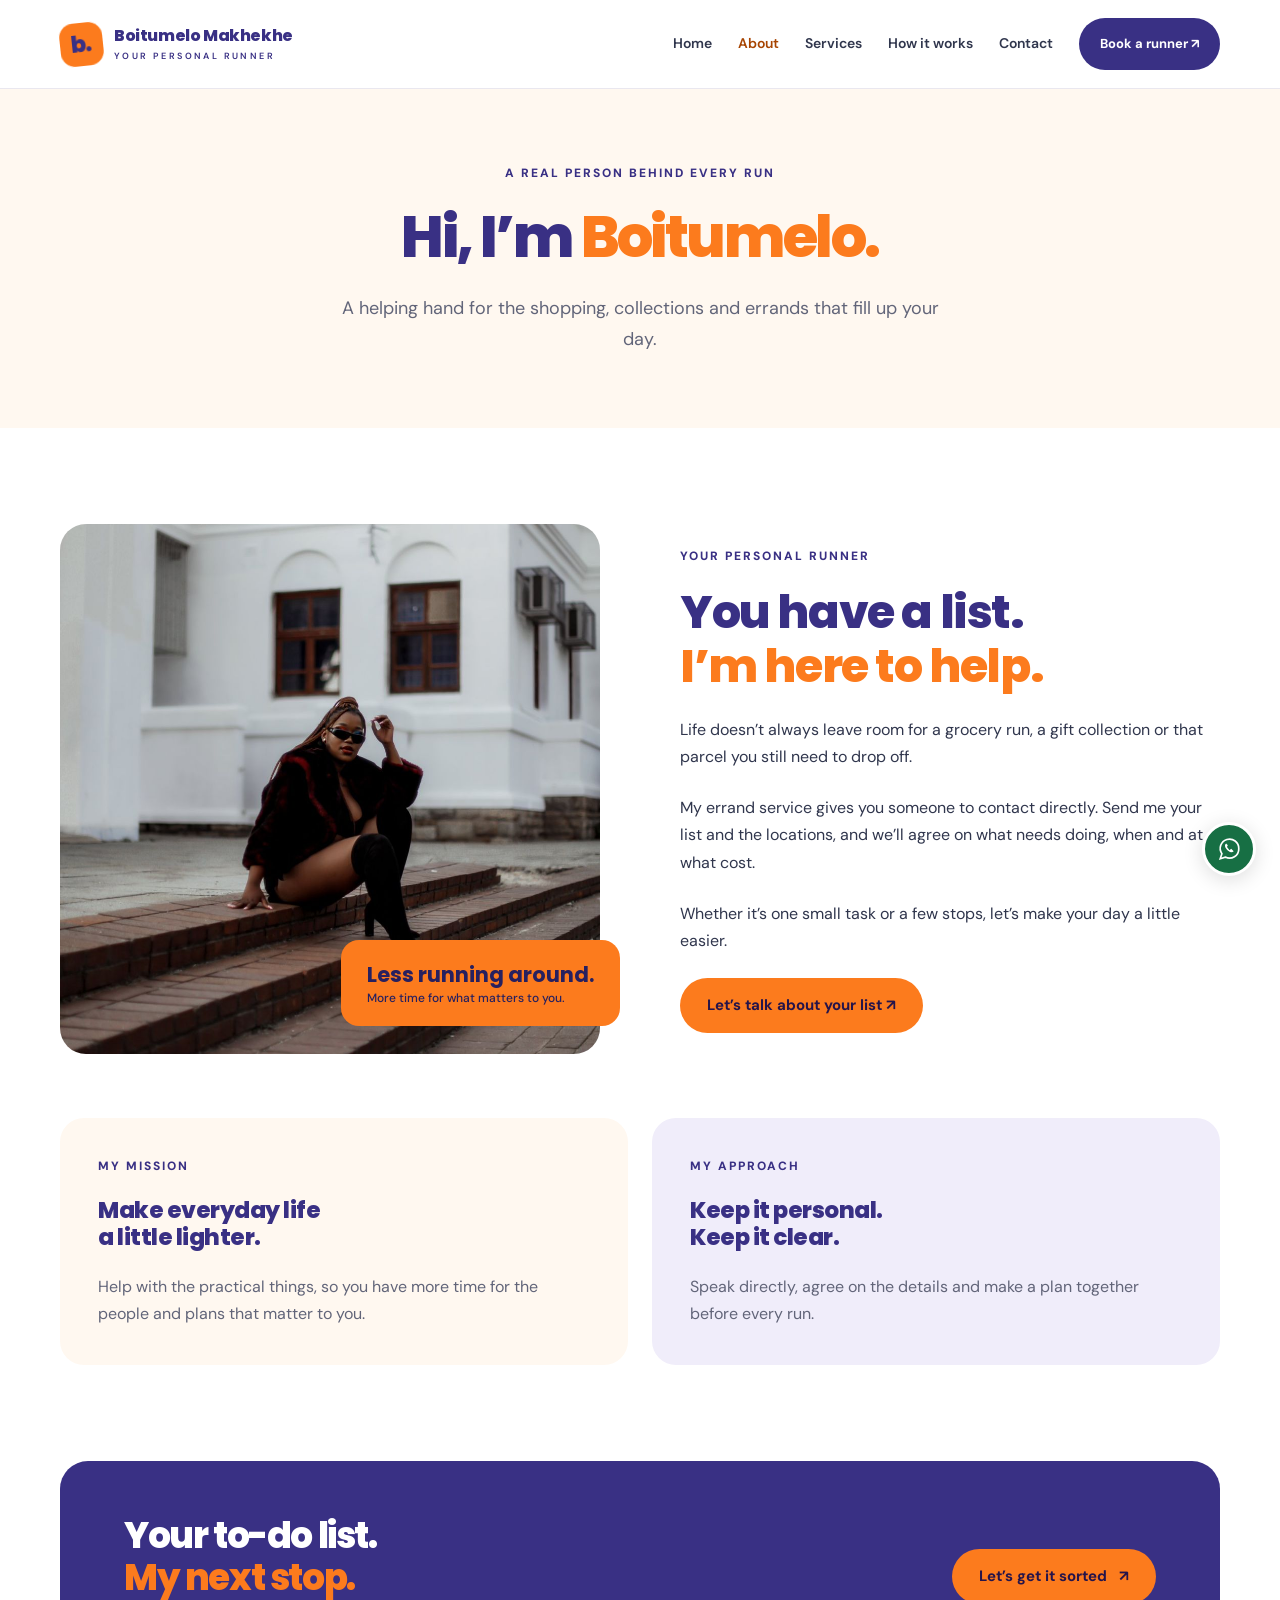
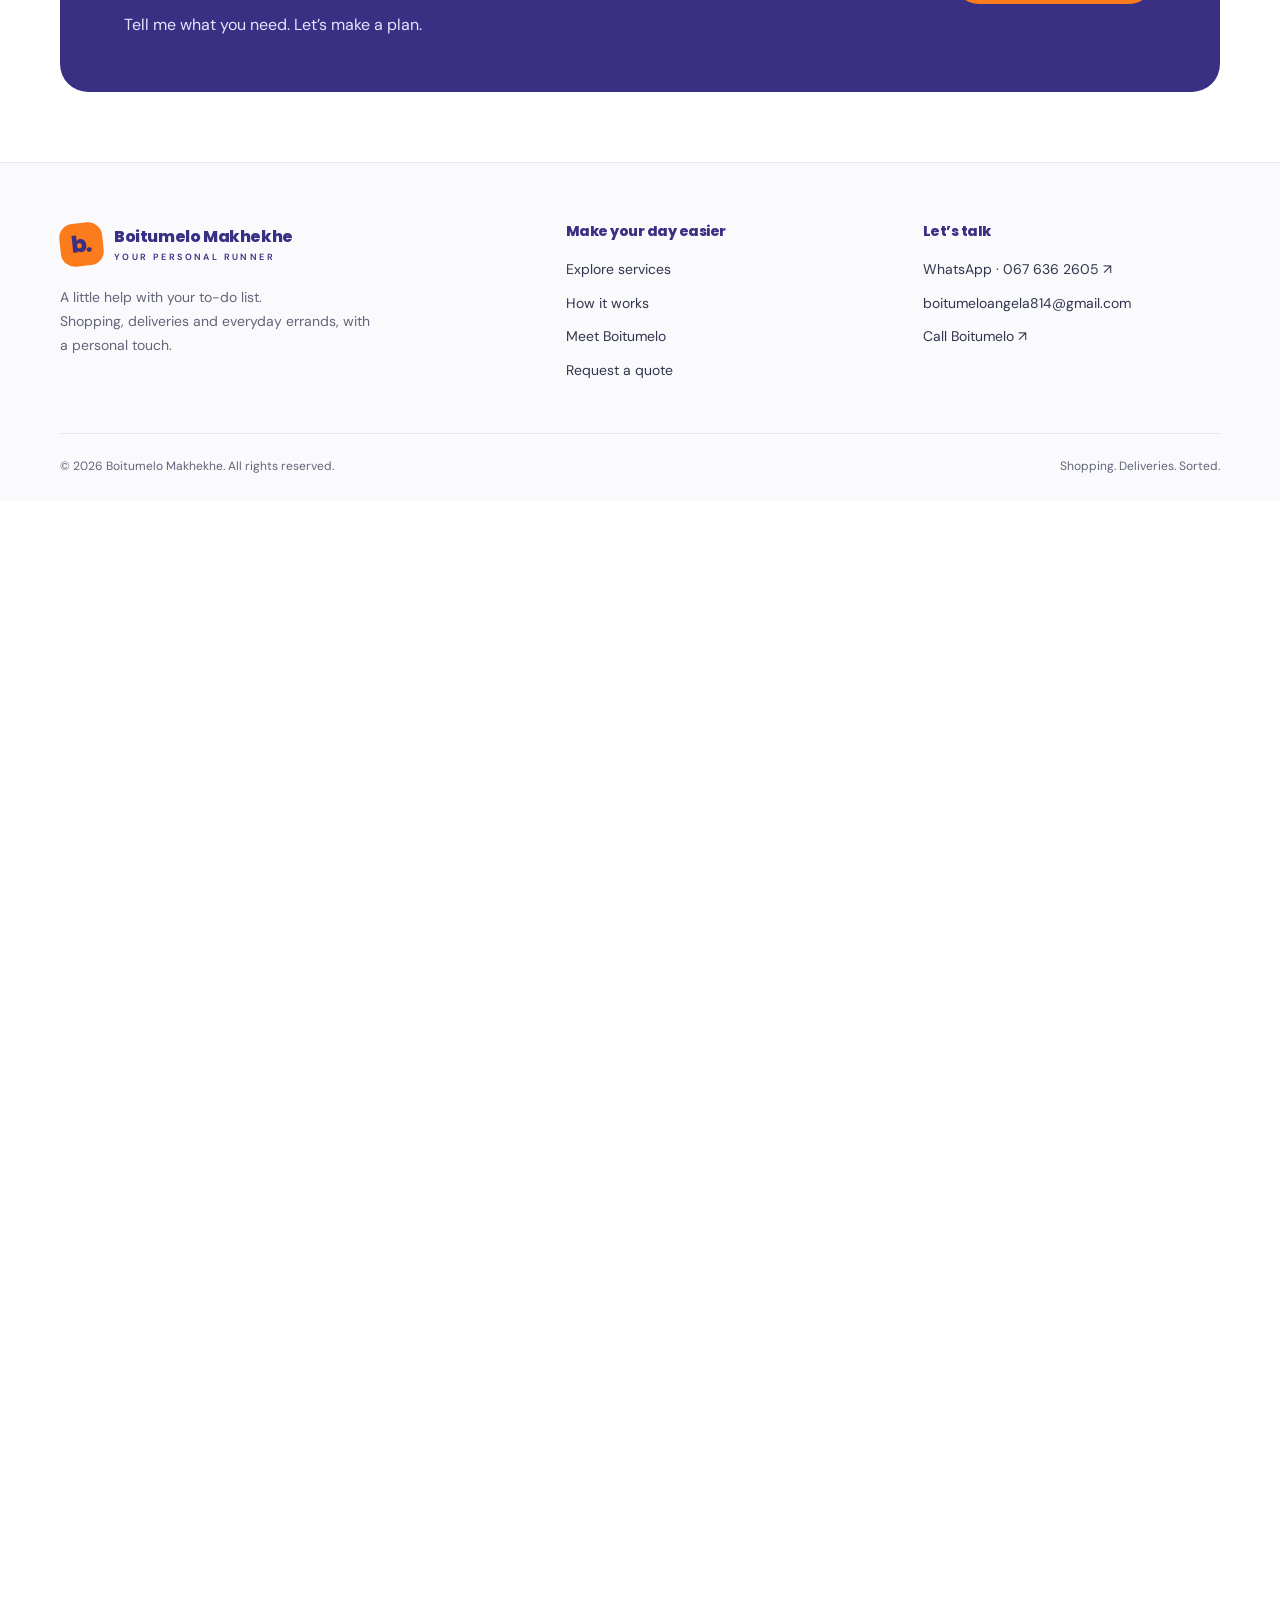
<file: gallery.html>
<!doctype html><html lang="en"><head><meta charset="utf-8"><meta name="viewport" content="width=device-width,initial-scale=1"><meta http-equiv="refresh" content="0;url=about.html"><title>Boitumelo Makhekhe</title></head><body><p>This page has moved. <a href="about.html">Visit Boitumelo’s runner service website.</a></p></body></html>
</file>
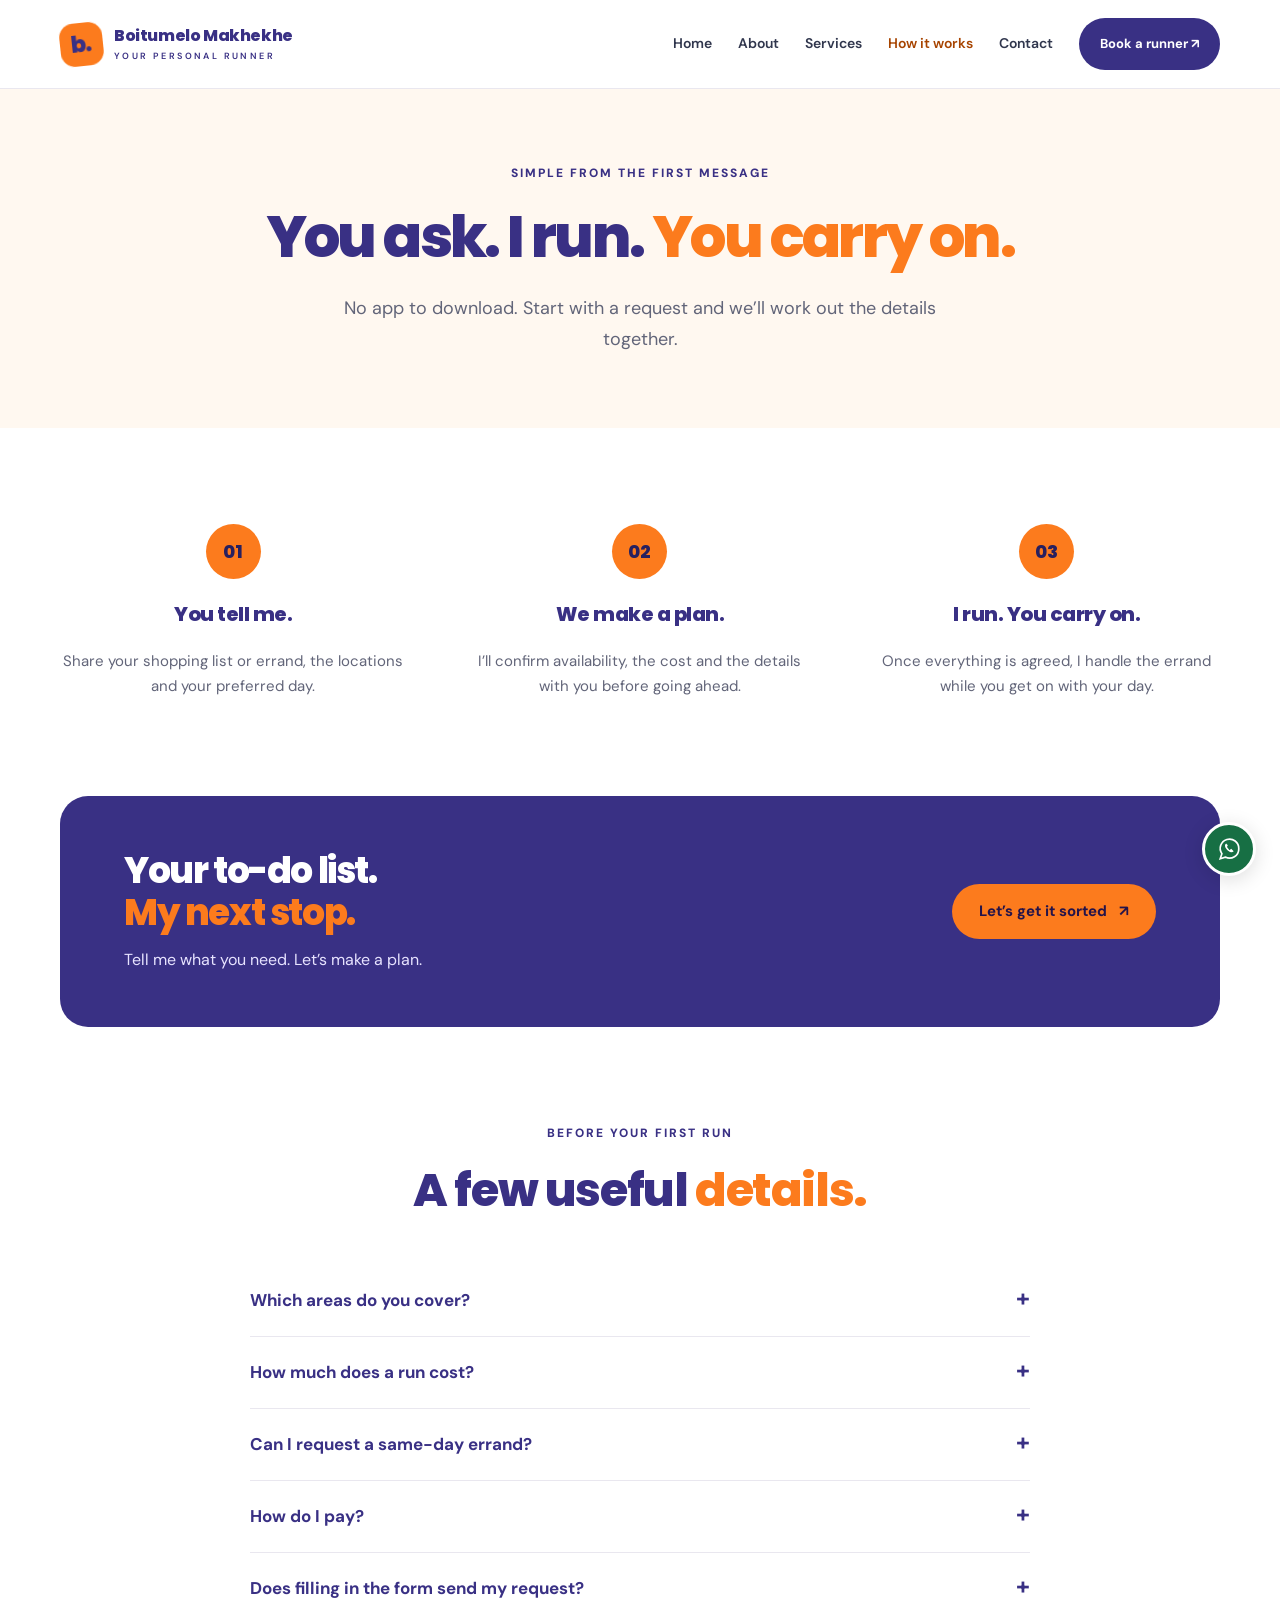
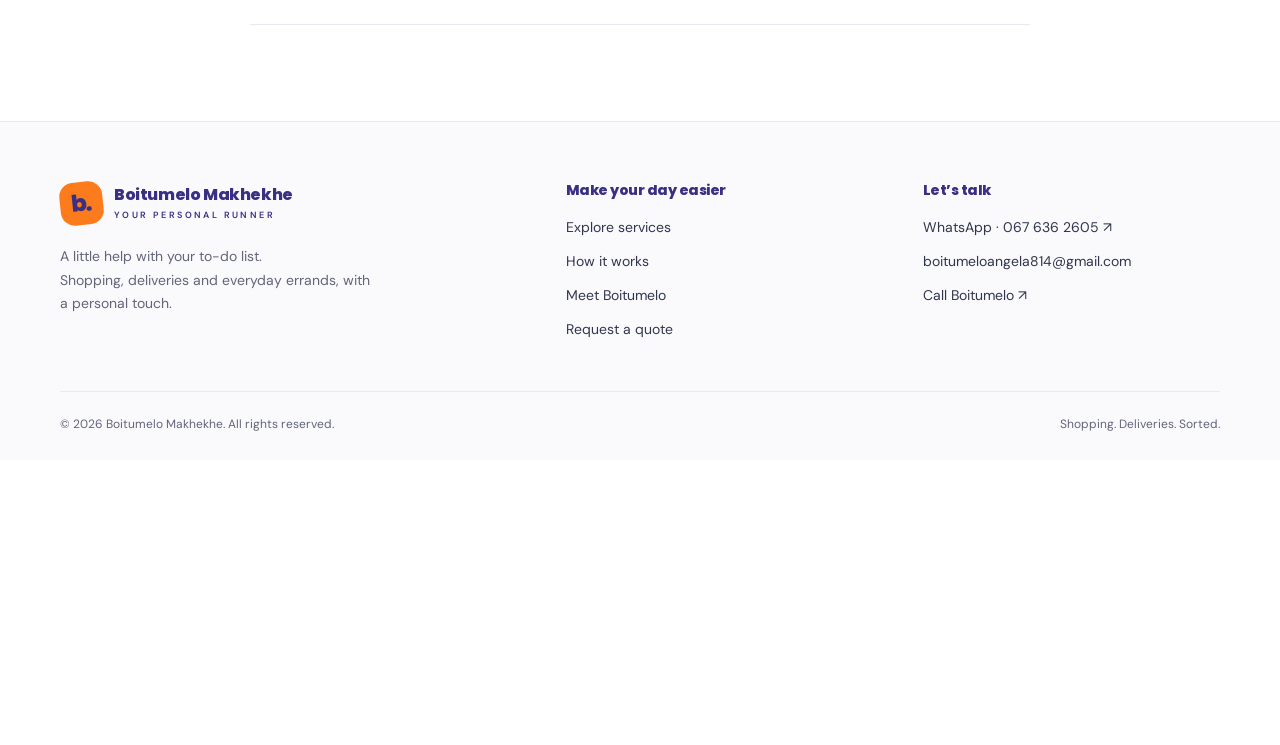
<file: gigs.html>
<!doctype html><html lang="en"><head><meta charset="utf-8"><meta name="viewport" content="width=device-width,initial-scale=1"><meta http-equiv="refresh" content="0;url=how-it-works.html"><title>Boitumelo Makhekhe</title></head><body><p>This page has moved. <a href="how-it-works.html">Visit Boitumelo’s runner service website.</a></p></body></html>
</file>
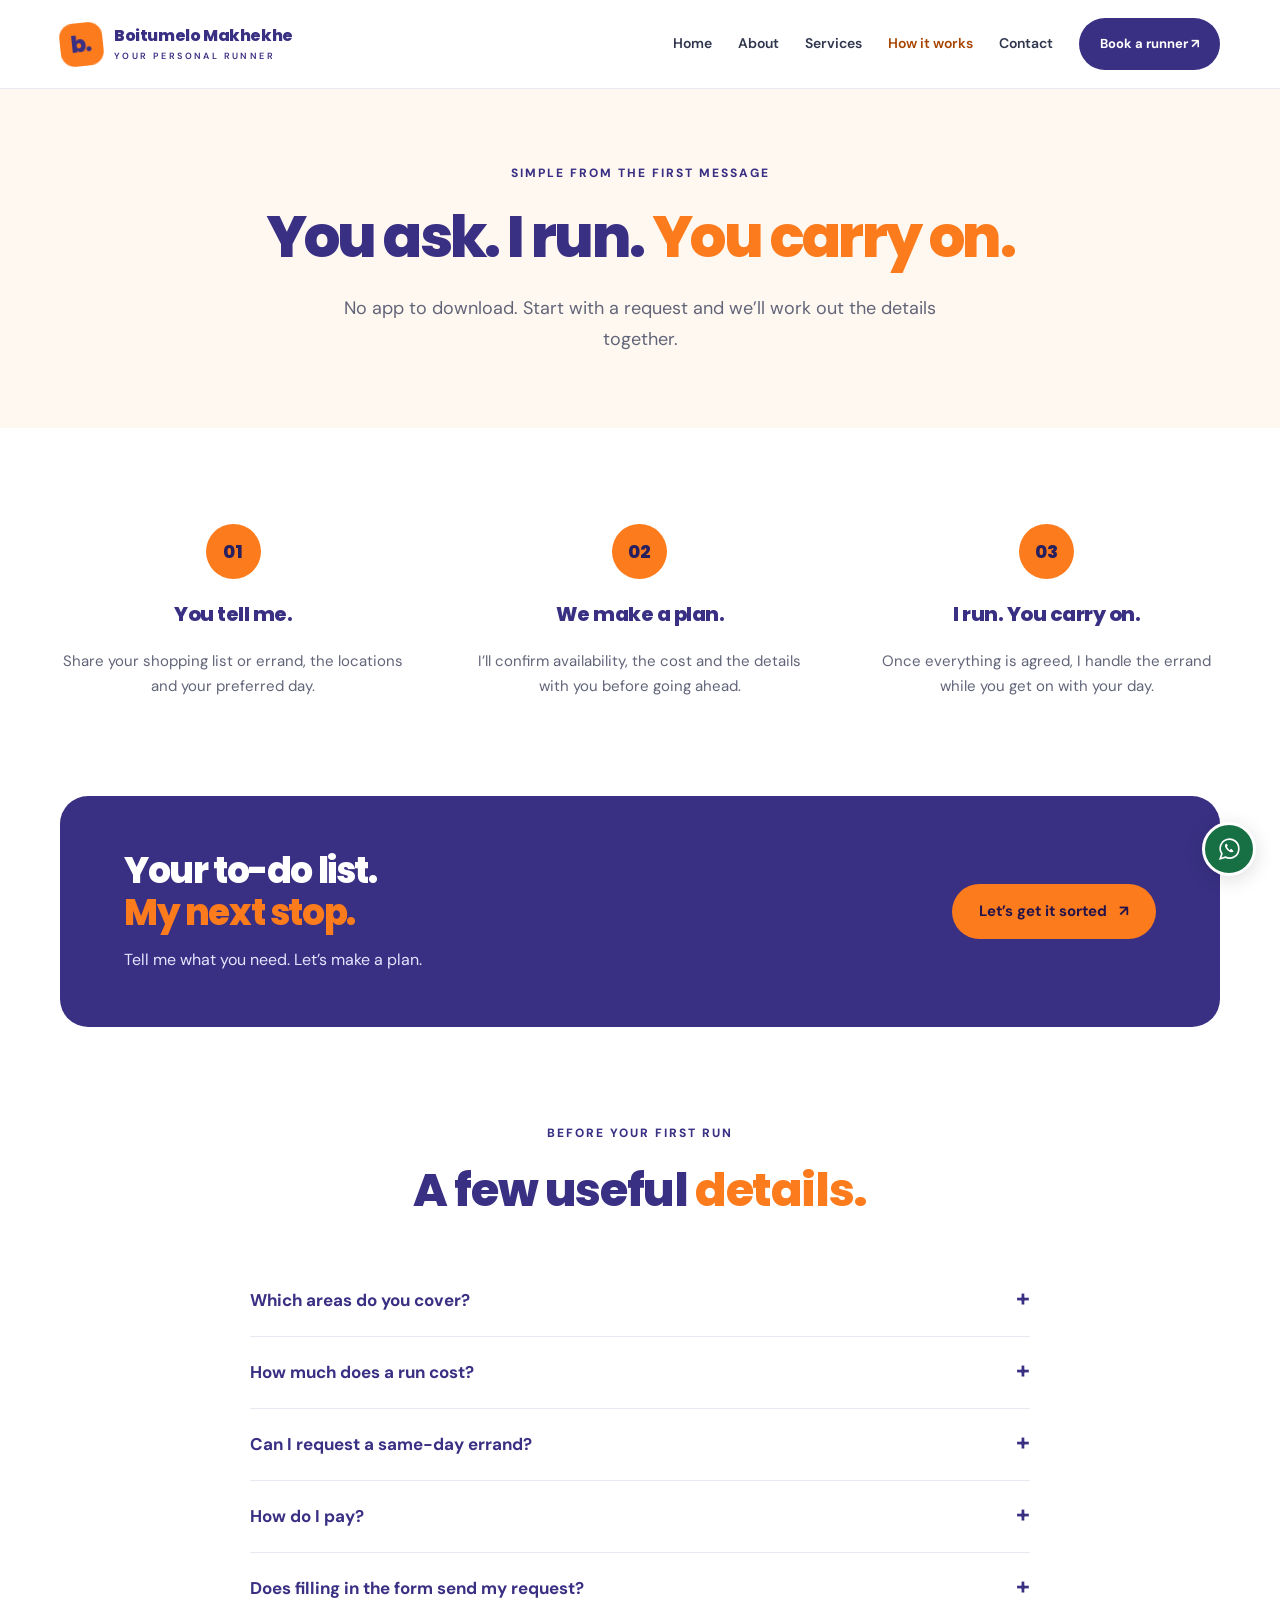
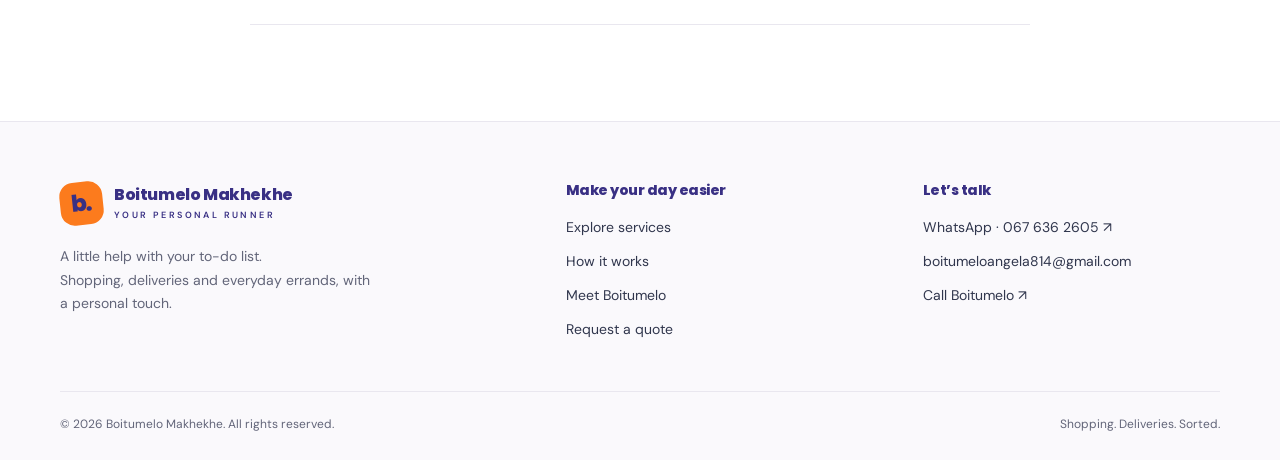
<file: how-it-works.html>
<!doctype html>
<html lang="en-ZA"><head><meta charset="utf-8"><meta name="viewport" content="width=device-width, initial-scale=1"><meta name="theme-color" content="#393084"><title>How it works | Boitumelo Makhekhe</title><meta name="description" content="Learn how to request an errand, agree a quote and arrange shopping or delivery with Boitumelo Makhekhe."><link rel="icon" href="assets/favicon.svg" type="image/svg+xml"><link rel="preconnect" href="https://fonts.googleapis.com"><link rel="preconnect" href="https://fonts.gstatic.com" crossorigin><link rel="stylesheet" href="assets/site.css"><script src="assets/site.js" defer></script></head>
<body><a class="skip" href="#main">Skip to content</a><header class="site-header"><div class="container header-inner"><a class="brand" href="index.html" aria-label="Boitumelo Makhekhe home"><span class="brand-mark" aria-hidden="true">b.</span><span>Boitumelo Makhekhe<small>Your personal runner</small></span></a><button class="menu-toggle" aria-expanded="false" aria-controls="navigation">Menu ☰</button><nav class="nav" id="navigation" aria-label="Main navigation"><a href="index.html">Home</a><a href="about.html">About</a><a href="services.html">Services</a><a href="how-it-works.html" aria-current="page">How it works</a><a href="contact.html">Contact</a><a class="button" href="contact.html">Book a runner ↗</a></nav></div></header><main id="main"><section class="page-hero"><div class="container"><span class="eyebrow">Simple from the first message</span><h1>You ask. I run. <span class="accent">You carry on.</span></h1><p>No app to download. Start with a request and we’ll work out the details together.</p></div></section><section class="section"><div class="container"><div class="steps"><article><div class="step-number">01</div><h3>You tell me.</h3><p>Share your shopping list or errand, the locations and your preferred day.</p></article><article><div class="step-number">02</div><h3>We make a plan.</h3><p>I’ll confirm availability, the cost and the details with you before going ahead.</p></article><article><div class="step-number">03</div><h3>I run. You carry on.</h3><p>Once everything is agreed, I handle the errand while you get on with your day.</p></article></div></div></section><div class="container"><div class="cta-banner"><div><h2>Your to-do list.<br><span class="accent">My next stop.</span></h2><p>Tell me what you need. Let’s make a plan.</p></div><a class="button orange" href="contact.html">Let’s get it sorted <span aria-hidden="true">↗</span></a></div></div><section class="section"><div class="container"><div class="intro center"><span class="eyebrow">Before your first run</span><h2>A few useful <span class="accent">details.</span></h2></div><div class="faq"><details><summary>Which areas do you cover?</summary><p>Send your collection and delivery suburbs with your request. Boitumelo will confirm whether she can assist before you book.</p></details><details><summary>How much does a run cost?</summary><p>Every errand is different. Share your list, locations and timing to receive a quote. The service fee and any shopping costs are agreed before the run.</p></details><details><summary>Can I request a same-day errand?</summary><p>You can ask for a same-day run. Availability and timing must be confirmed with Boitumelo; submitting an enquiry does not reserve a slot.</p></details><details><summary>How do I pay?</summary><p>Payment arrangements and any shopping budget are agreed directly with Boitumelo when she confirms your quote. This website does not collect payments.</p></details><details><summary>Does filling in the form send my request?</summary><p>The form prepares a message for you to review. Choose WhatsApp or email and send it there. Your booking is only confirmed once Boitumelo agrees the details with you.</p></details></div></div></section></main>
<footer class="site-footer"><div class="container"><div class="footer-grid"><div><a class="brand" href="index.html"><span class="brand-mark" aria-hidden="true">b.</span><span>Boitumelo Makhekhe<small>Your personal runner</small></span></a><p>A little help with your to-do list.<br>Shopping, deliveries and everyday errands, with a personal touch.</p></div><div><h3>Make your day easier</h3><a href="services.html">Explore services</a><a href="how-it-works.html">How it works</a><a href="about.html">Meet Boitumelo</a><a href="contact.html">Request a quote</a></div><div><h3>Let’s talk</h3><a href="https://wa.me/27676362605?text=Hi%20Boitumelo%2C%20I%20would%20like%20to%20enquire%20about%20shopping%2C%20delivery%20or%20an%20errand." target="_blank" rel="noopener">WhatsApp · 067 636 2605 ↗</a><a href="mailto:boitumeloangela814@gmail.com">boitumeloangela814@gmail.com</a><a href="tel:+27676362605">Call Boitumelo ↗</a></div></div><div class="footer-bottom"><span>© 2026 Boitumelo Makhekhe. All rights reserved.</span><span>Shopping. Deliveries. Sorted.</span></div></div></footer><a class="whatsapp-float" href="https://wa.me/27676362605?text=Hi%20Boitumelo%2C%20I%20would%20like%20to%20enquire%20about%20shopping%2C%20delivery%20or%20an%20errand." target="_blank" rel="noopener" aria-label="Chat with Boitumelo on WhatsApp"><svg viewBox="0 0 32 32" fill="none" aria-hidden="true"><path d="M27 15a11 11 0 0 1-16 10L5 27l2-6A11 11 0 1 1 27 15Z" stroke="currentColor" stroke-width="2"/><path d="M12 9c-5 3 5 14 9 9l-3-3-2 2-3-4 1-2-2-2Z" fill="currentColor"/></svg></a></body></html>
</file>
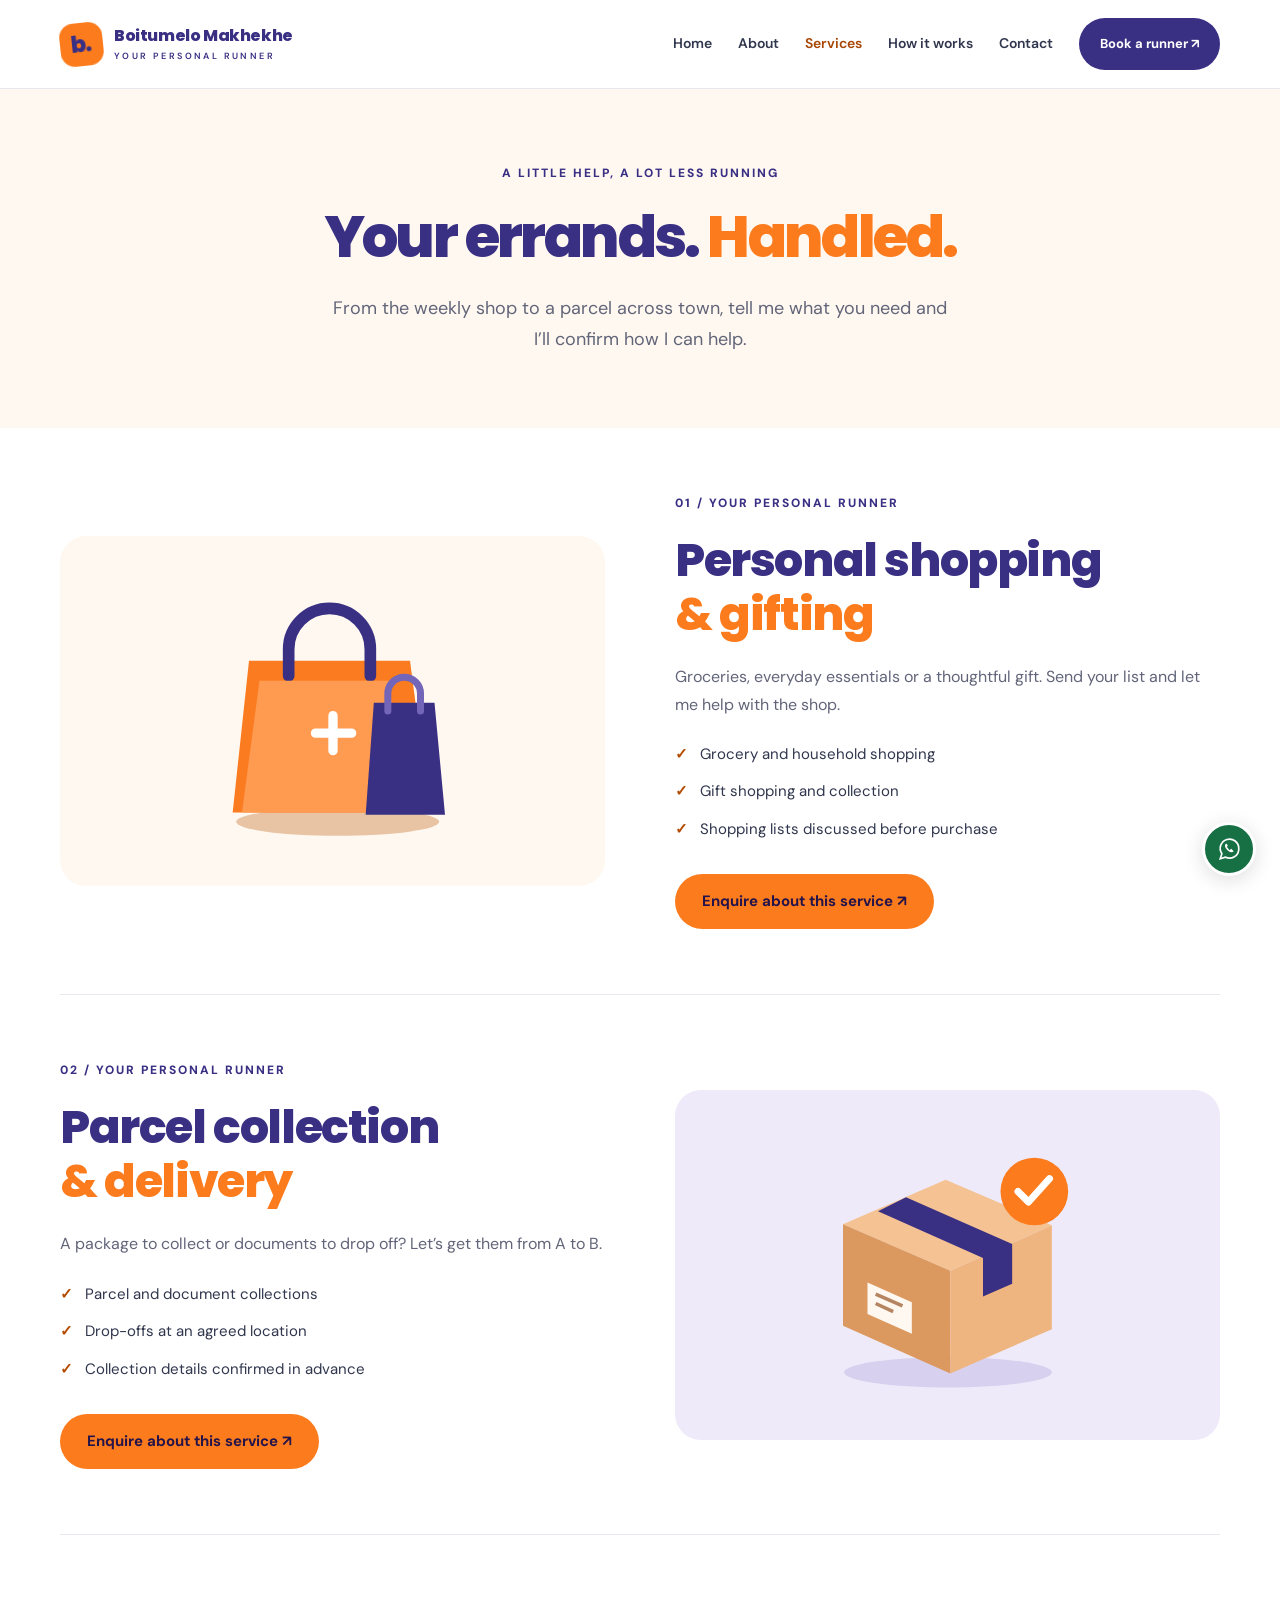
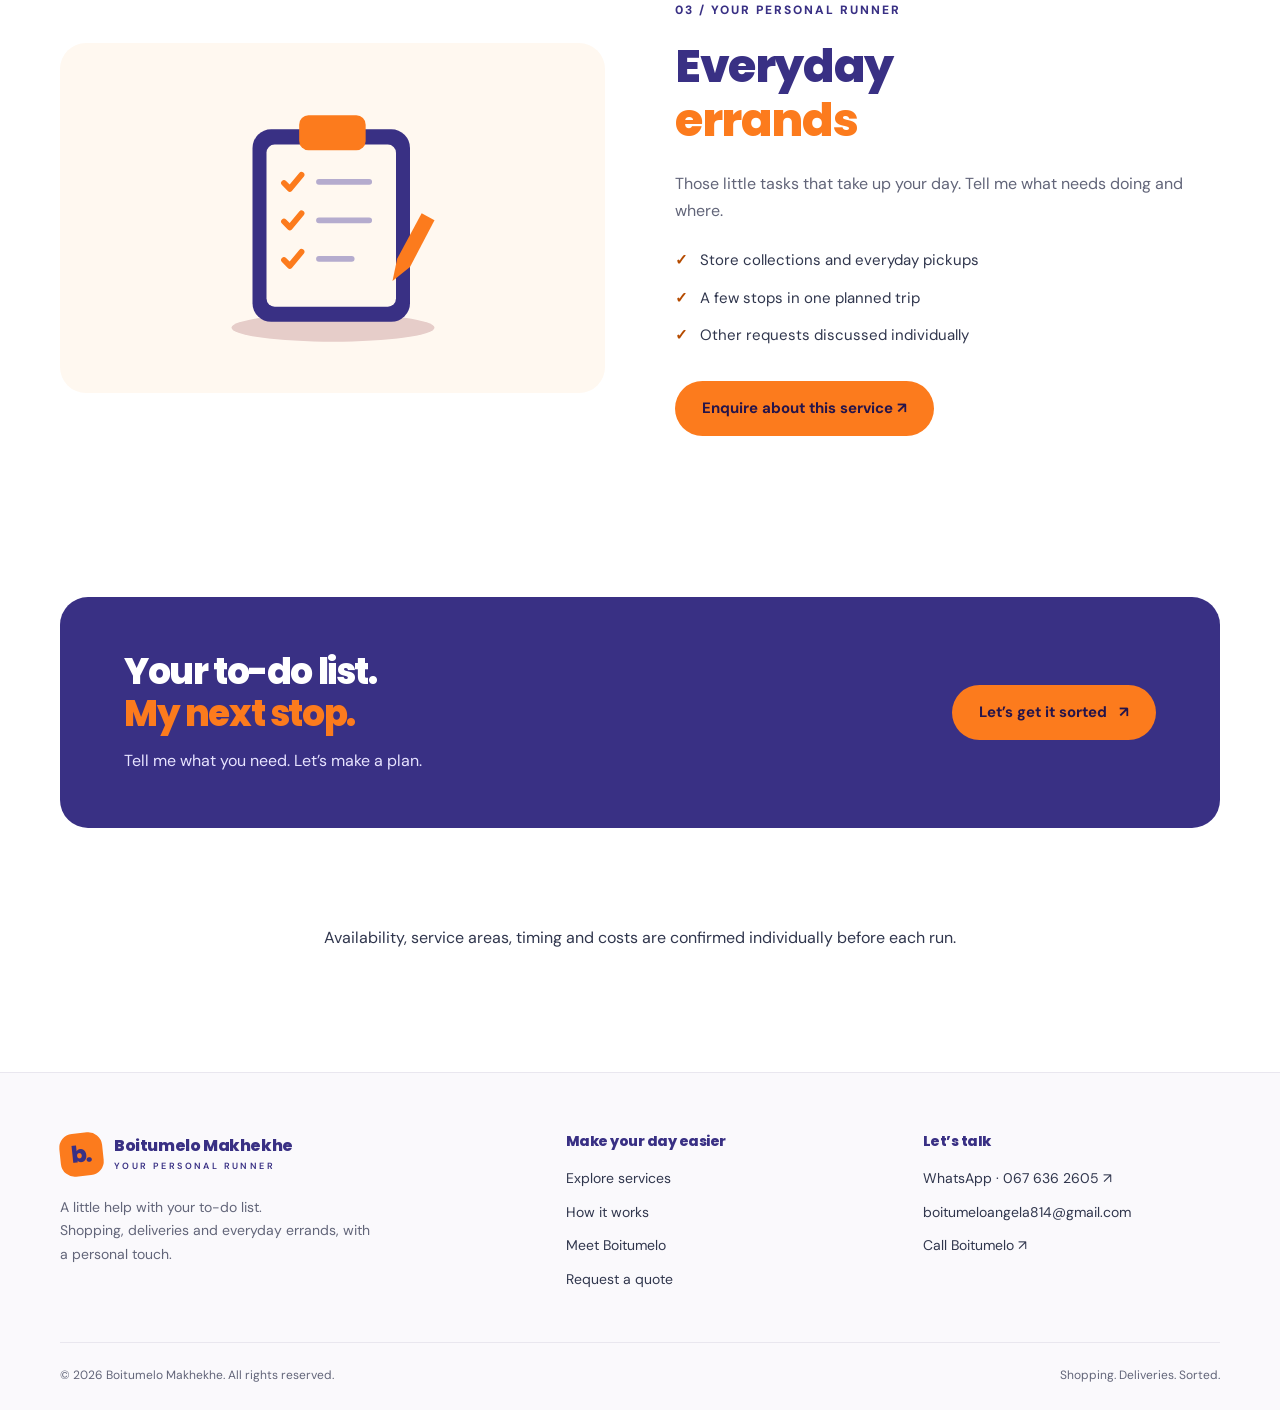
<file: services.html>
<!doctype html>
<html lang="en-ZA"><head><meta charset="utf-8"><meta name="viewport" content="width=device-width, initial-scale=1"><meta name="theme-color" content="#393084"><title>Services | Boitumelo Makhekhe</title><meta name="description" content="Explore personal shopping, gifting, parcel collection, delivery and everyday errands with Boitumelo Makhekhe."><link rel="icon" href="assets/favicon.svg" type="image/svg+xml"><link rel="preconnect" href="https://fonts.googleapis.com"><link rel="preconnect" href="https://fonts.gstatic.com" crossorigin><link rel="stylesheet" href="assets/site.css"><script src="assets/site.js" defer></script></head>
<body><a class="skip" href="#main">Skip to content</a><header class="site-header"><div class="container header-inner"><a class="brand" href="index.html" aria-label="Boitumelo Makhekhe home"><span class="brand-mark" aria-hidden="true">b.</span><span>Boitumelo Makhekhe<small>Your personal runner</small></span></a><button class="menu-toggle" aria-expanded="false" aria-controls="navigation">Menu ☰</button><nav class="nav" id="navigation" aria-label="Main navigation"><a href="index.html">Home</a><a href="about.html">About</a><a href="services.html" aria-current="page">Services</a><a href="how-it-works.html">How it works</a><a href="contact.html">Contact</a><a class="button" href="contact.html">Book a runner ↗</a></nav></div></header><main id="main"><section class="page-hero"><div class="container"><span class="eyebrow">A little help, a lot less running</span><h1>Your errands. <span class="accent">Handled.</span></h1><p>From the weekly shop to a parcel across town, tell me what you need and I’ll confirm how I can help.</p></div></section><section class="section" style="padding-top:0"><div class="container"><article class="service-detail" id="shopping"><div class="detail-art"><svg viewBox="0 0 240 240" fill="none" aria-hidden="true"><ellipse cx="124" cy="215" rx="87" ry="12" fill="#e8c4a5"/><path d="M48 77h138l17 130H34L48 77Z" fill="#fb7c20"/><path d="M82 90V67a35 35 0 0 1 70 0v23" stroke="#393084" stroke-width="10" stroke-linecap="round"/><path d="M57 94h111l14 113H42L57 94Z" fill="#ff9a51"/><path d="M105 139h31m-16-15v30" stroke="white" stroke-width="8" stroke-linecap="round"/><path d="M155 113h52l9 96h-68l7-96Z" fill="#393084"/><path d="M167 120v-15a14 14 0 0 1 28 0v15" stroke="#7365b8" stroke-width="6" stroke-linecap="round"/></svg></div><div><span class="eyebrow">01 / Your personal runner</span><h2>Personal shopping<br><span class="accent">& gifting</span></h2><p>Groceries, everyday essentials or a thoughtful gift. Send your list and let me help with the shop.</p><ul class="check-list"><li>Grocery and household shopping</li><li>Gift shopping and collection</li><li>Shopping lists discussed before purchase</li></ul><a class="button orange" href="contact.html?service=shopping">Enquire about this service ↗</a></div></article><article class="service-detail" id="parcel"><div class="detail-art"><svg viewBox="0 0 240 240" fill="none" aria-hidden="true"><ellipse cx="120" cy="212" rx="89" ry="13" fill="#d7d0ef"/><path d="m30 85 88-38 91 39-87 39-92-40Z" fill="#f4c293"/><path d="m30 85 92 40v88l-92-41V85Z" fill="#dc995f"/><path d="m122 125 87-39v89l-87 38v-88Z" fill="#efb580"/><path d="m84 62 91 40v34l-25 11v-33L60 74l24-12Z" fill="#393084"/><path d="m51 135 38 17v27l-38-17v-27Z" fill="#fff8f0"/><path d="m58 145 23 10m-23-2 15 7" stroke="#b58460" stroke-width="3"/><circle cx="194" cy="57" r="29" fill="#fc7b1d"/><path d="m180 57 9 9 18-20" stroke="white" stroke-width="6" stroke-linecap="round" stroke-linejoin="round"/></svg></div><div><span class="eyebrow">02 / Your personal runner</span><h2>Parcel collection<br><span class="accent">& delivery</span></h2><p>A package to collect or documents to drop off? Let’s get them from A to B.</p><ul class="check-list"><li>Parcel and document collections</li><li>Drop-offs at an agreed location</li><li>Collection details confirmed in advance</li></ul><a class="button orange" href="contact.html?service=parcel">Enquire about this service ↗</a></div></article><article class="service-detail" id="errands"><div class="detail-art"><svg viewBox="0 0 240 240" fill="none" aria-hidden="true"><ellipse cx="120" cy="214" rx="87" ry="12" fill="#e6cdc9"/><rect x="51" y="44" width="135" height="165" rx="16" fill="#393084"/><rect x="63" y="57" width="111" height="139" rx="7" fill="#fff8f0"/><rect x="91" y="32" width="57" height="30" rx="8" fill="#fc7b1d"/><path d="m78 90 5 5 10-12m-15 40 5 5 10-12m-15 40 5 5 10-12" stroke="#fc7b1d" stroke-width="5" stroke-linecap="round" stroke-linejoin="round"/><path d="M108 89h43m-43 33h43m-43 33h28" stroke="#b5acce" stroke-width="5" stroke-linecap="round"/><path d="m175 155 21-39 11 6-21 40-15 12 4-19Z" fill="#fc7b1d"/></svg></div><div><span class="eyebrow">03 / Your personal runner</span><h2>Everyday<br><span class="accent">errands</span></h2><p>Those little tasks that take up your day. Tell me what needs doing and where.</p><ul class="check-list"><li>Store collections and everyday pickups</li><li>A few stops in one planned trip</li><li>Other requests discussed individually</li></ul><a class="button orange" href="contact.html?service=errands">Enquire about this service ↗</a></div></article></div></section><div class="container"><div class="cta-banner"><div><h2>Your to-do list.<br><span class="accent">My next stop.</span></h2><p>Tell me what you need. Let’s make a plan.</p></div><a class="button orange" href="contact.html">Let’s get it sorted <span aria-hidden="true">↗</span></a></div></div><section class="section center"><div class="container"><p>Availability, service areas, timing and costs are confirmed individually before each run.</p></div></section></main>
<footer class="site-footer"><div class="container"><div class="footer-grid"><div><a class="brand" href="index.html"><span class="brand-mark" aria-hidden="true">b.</span><span>Boitumelo Makhekhe<small>Your personal runner</small></span></a><p>A little help with your to-do list.<br>Shopping, deliveries and everyday errands, with a personal touch.</p></div><div><h3>Make your day easier</h3><a href="services.html">Explore services</a><a href="how-it-works.html">How it works</a><a href="about.html">Meet Boitumelo</a><a href="contact.html">Request a quote</a></div><div><h3>Let’s talk</h3><a href="https://wa.me/27676362605?text=Hi%20Boitumelo%2C%20I%20would%20like%20to%20enquire%20about%20shopping%2C%20delivery%20or%20an%20errand." target="_blank" rel="noopener">WhatsApp · 067 636 2605 ↗</a><a href="mailto:boitumeloangela814@gmail.com">boitumeloangela814@gmail.com</a><a href="tel:+27676362605">Call Boitumelo ↗</a></div></div><div class="footer-bottom"><span>© 2026 Boitumelo Makhekhe. All rights reserved.</span><span>Shopping. Deliveries. Sorted.</span></div></div></footer><a class="whatsapp-float" href="https://wa.me/27676362605?text=Hi%20Boitumelo%2C%20I%20would%20like%20to%20enquire%20about%20shopping%2C%20delivery%20or%20an%20errand." target="_blank" rel="noopener" aria-label="Chat with Boitumelo on WhatsApp"><svg viewBox="0 0 32 32" fill="none" aria-hidden="true"><path d="M27 15a11 11 0 0 1-16 10L5 27l2-6A11 11 0 1 1 27 15Z" stroke="currentColor" stroke-width="2"/><path d="M12 9c-5 3 5 14 9 9l-3-3-2 2-3-4 1-2-2-2Z" fill="currentColor"/></svg></a></body></html>
</file>
<file: assets/site.css>
@import url('https://fonts.googleapis.com/css2?family=DM+Sans:wght@400;500;600;700&family=Poppins:wght@500;600;700;800&display=swap');
:root{--purple:#393084;--deep:#27205f;--orange:#fc7b1d;--ink:#30364d;--muted:#626579;--cream:#fff8f0;--line:#e9e7ef;--white:#fff}
*{box-sizing:border-box}html{scroll-behavior:smooth;scroll-padding-top:100px}body{margin:0;font-family:'DM Sans',sans-serif;color:var(--ink);background:#fff;line-height:1.7}h1,h2,h3,.brand{font-family:Poppins,sans-serif;color:var(--purple);line-height:1.17;margin:0 0 22px;font-weight:800}h1{font-size:clamp(40px,5.4vw,72px);letter-spacing:-2.6px}h2{font-size:clamp(30px,3.6vw,46px);letter-spacing:-1.4px}h3{font-size:23px;letter-spacing:-.5px}p{margin:0 0 24px}a{color:inherit;text-decoration:none}button,input,textarea,select{font:inherit}button,a,input,textarea,select{-webkit-tap-highlight-color:transparent}button,a{touch-action:manipulation}button{cursor:pointer}img{max-width:100%;display:block}button:focus-visible,a:focus-visible,summary:focus-visible{outline:3px solid var(--orange);outline-offset:5px}input:focus,select:focus,textarea:focus{outline:2px solid var(--purple);outline-offset:2px}[hidden]{display:none!important}.container{width:min(1160px,calc(100% - 64px));margin:auto}.section{padding:96px 0}.eyebrow{display:block;text-transform:uppercase;font-size:12px;font-weight:800;letter-spacing:2px;margin-bottom:20px;color:var(--purple)}.accent{color:var(--orange)}.center{text-align:center}.intro{max-width:640px;margin:0 auto 48px}.intro p{color:var(--muted);font-size:18px}.button{display:inline-flex;gap:12px;align-items:center;justify-content:center;padding:15px 25px;border-radius:999px;border:2px solid transparent;background:var(--purple);color:white;font-weight:700;font-size:15px;line-height:1.4;min-height:52px;transition:transform .2s,background .2s}.button:hover{background:var(--deep);transform:translateY(-2px)}.button.orange{background:var(--orange);color:#25144a}.button.orange:hover{background:#f9a060}.button.outline{background:transparent;border-color:var(--line);color:var(--purple)}.button.outline:hover{background:#f3f1fa}.actions{display:flex;flex-wrap:wrap;gap:12px;align-items:center}.text-link{color:var(--purple);font-weight:700;display:inline-flex;gap:20px;align-items:center}.text-link:hover{text-decoration:underline}.site-header{position:sticky;top:0;z-index:30;background:rgba(255,255,255,.98);border-bottom:1px solid var(--line)}.header-inner{height:88px;display:flex;align-items:center;justify-content:space-between;gap:20px}.brand{display:flex;align-items:center;gap:11px;margin:0;font-size:16px;letter-spacing:-.4px}.brand-mark{width:43px;height:43px;display:grid;place-items:center;background:var(--orange);border-radius:14px;color:var(--purple);font-size:23px;transform:rotate(-6deg)}.brand small{display:block;font-family:'DM Sans',sans-serif;text-transform:uppercase;letter-spacing:2.4px;font-size:9px;font-weight:600;margin-top:5px}.nav{display:flex;align-items:center;gap:26px;font-size:14px;font-weight:600}.nav a[aria-current=page]{color:#a74400}.nav a:hover{color:#a74400}.nav .button{padding:11px 19px;font-size:13px}.menu-toggle{display:none;border:1px solid var(--line);background:white;border-radius:12px;color:var(--purple);padding:10px 14px;font-weight:700}.skip{position:fixed;left:16px;top:-100px;z-index:100;background:white;padding:12px}.skip:focus{top:10px}.hero{background:var(--cream);overflow:hidden}.hero-grid{display:grid;grid-template-columns:1fr 1fr;gap:48px;align-items:center;min-height:645px;padding-top:56px;padding-bottom:56px}.hero-copy>p{max-width:460px;font-size:18px;color:#55566a}.hero-note{display:flex;gap:18px;margin-top:25px;font-size:12px;color:var(--muted)}.hero-note span:before{content:'✓';color:var(--purple);font-weight:bold;margin-right:6px}.hero-art{position:relative;height:510px;border-radius:160px 160px 28px 28px;background:#ffd6b3;display:grid;place-items:center}.hero-art:before{content:'';position:absolute;width:320px;height:320px;border:1px solid #efa96d;border-radius:50%;top:58px}.hero-art>svg{width:100%;height:100%;position:relative}.float-label{position:absolute;background:white;box-shadow:0 12px 35px #48347615;border:1px solid #eee4e2;border-radius:16px;padding:13px 18px;font-weight:700;color:var(--purple);font-size:13px;display:flex;gap:12px;align-items:center}.float-label small{display:block;font-weight:400;color:var(--muted);font-size:11px}.float-label.one{top:58px;left:-22px;transform:rotate(-5deg)}.float-label.two{bottom:46px;right:-15px;transform:rotate(4deg)}.circle-icon{display:grid;place-items:center;width:33px;height:33px;border-radius:50%;background:#fff0df;color:var(--purple);font-size:20px}.service-strip{background:var(--purple);color:#fff;padding:20px 0}.strip-inner{display:flex;justify-content:space-between;align-items:center;gap:20px;font-size:13px;font-weight:600}.strip-inner span:nth-child(even){color:#ff9c53}.cards{display:grid;grid-template-columns:repeat(3,1fr);gap:24px}.service-card{border:1px solid var(--line);border-radius:24px;overflow:hidden;transition:transform .2s,box-shadow .2s;background:white}.service-card:hover{transform:translateY(-5px);box-shadow:0 15px 40px #30255d0e}.card-art{height:225px;display:grid;place-items:center;background:#fff0df;position:relative;overflow:hidden}.card-art.purple{background:#eeeaf9}.card-art.rose{background:#f9e9e5}.card-art svg{width:190px;height:190px}.card-body{padding:28px}.card-body p{font-size:15px;color:var(--muted)}.card-body .text-link{font-size:14px}.steps-section{background:#f7f6fc}.steps{display:grid;grid-template-columns:repeat(3,1fr);gap:60px;text-align:center}.step-number{width:55px;height:55px;background:var(--orange);color:var(--deep);border-radius:50%;display:grid;place-items:center;font-family:Poppins,sans-serif;font-weight:800;font-size:18px;margin:0 auto 24px}.steps h3{font-size:20px}.steps p{font-size:15px;color:var(--muted);margin:0}.split{display:grid;grid-template-columns:1fr 1fr;gap:80px;align-items:center}.portrait{position:relative}.portrait img{height:530px;width:100%;object-fit:cover;object-position:center 72%;border-radius:26px}.portrait-tag{background:var(--orange);color:var(--deep);border-radius:18px;padding:20px 26px;position:absolute;right:-20px;bottom:28px;font-family:Poppins,sans-serif;font-size:21px;font-weight:700;line-height:1.4}.portrait-tag small{display:block;font-family:'DM Sans',sans-serif;font-size:12px;font-weight:500}.check-list{list-style:none;padding:0;margin:24px 0 32px}.check-list li{display:flex;gap:12px;margin-bottom:12px;font-size:15px}.check-list li:before{content:'✓';font-weight:800;color:#b54b00}.cta-banner{border-radius:28px;background:var(--purple);padding:54px 64px;color:white;display:flex;align-items:center;justify-content:space-between;gap:40px;position:relative;overflow:hidden}.cta-banner h2{color:white;font-size:36px;margin-bottom:12px}.cta-banner p{color:#e7e3ff;margin:0}.cta-banner .button{flex-shrink:0}.faq{max-width:780px;margin:auto}.faq details{border-bottom:1px solid var(--line);padding:21px 0}.faq summary{font-weight:700;color:var(--purple);font-size:17px;cursor:pointer;list-style:none;display:flex;justify-content:space-between;gap:20px}.faq summary::-webkit-details-marker{display:none}.faq summary:after{content:'+';font-size:24px;line-height:1}.faq details[open] summary:after{content:'−'}.faq details p{color:var(--muted);font-size:15px;margin:18px 35px 0 0}.site-footer{background:#faf9fc;padding:60px 0 25px;border-top:1px solid var(--line)}.footer-grid{display:grid;grid-template-columns:1.5fr 1fr 1fr;gap:60px}.footer-grid p{color:var(--muted);font-size:14px;max-width:310px;margin-top:20px}.footer-grid h3{font-size:14px;margin-bottom:18px}.footer-grid a:not(.brand){display:block;font-size:14px;margin-bottom:10px;overflow-wrap:anywhere}.footer-grid a:hover{text-decoration:underline}.footer-bottom{margin-top:40px;padding-top:22px;border-top:1px solid var(--line);display:flex;justify-content:space-between;font-size:12px;color:var(--muted);gap:20px}.whatsapp-float{position:fixed;bottom:24px;right:24px;z-index:25;width:54px;height:54px;display:grid;place-items:center;background:#176f44;color:white;border:3px solid white;border-radius:50%;box-shadow:0 4px 20px #0002}.whatsapp-float svg{width:27px;height:27px}.page-hero{background:var(--cream);padding:74px 0;text-align:center}.page-hero h1{font-size:clamp(38px,5vw,58px)}.page-hero p{max-width:620px;margin:0 auto;color:var(--muted);font-size:18px}.service-detail{display:grid;grid-template-columns:1fr 1fr;gap:70px;align-items:center;padding:65px 0;border-bottom:1px solid var(--line);scroll-margin-top:100px}.service-detail:last-child{border:0}.service-detail:nth-child(even) .detail-art{order:2}.detail-art{min-height:350px;border-radius:26px;background:var(--cream);display:grid;place-items:center}.detail-art svg{width:280px;height:280px}.service-detail:nth-child(even) .detail-art{background:#eeeaf9}.service-detail p{color:var(--muted)}.contact-grid{display:grid;grid-template-columns:.8fr 1.2fr;gap:70px;align-items:start}.contact-panel{background:var(--purple);color:white;border-radius:24px;padding:35px}.contact-panel h2{color:white;font-size:30px}.contact-panel p{color:#e5e0fa;font-size:15px}.contact-panel a{overflow-wrap:anywhere}.contact-method{padding:18px 0;border-top:1px solid #ffffff30}.contact-method small{display:block;color:#d6cfef;font-size:12px;margin-bottom:6px}.contact-method a{font-weight:600}.form-heading{font-size:27px}.form-grid{display:grid;grid-template-columns:1fr 1fr;gap:20px}.field.full{grid-column:1/-1}.field label{font-size:13px;font-weight:700;display:block;margin-bottom:8px}.field input,.field select,.field textarea{width:100%;padding:14px 16px;border:1px solid #dcd9e7;border-radius:10px;background:#faf9fc;color:var(--ink);font-size:16px;min-width:0}.field textarea{resize:vertical;min-height:145px}.field small,.form-note{color:var(--muted);font-size:12px}.form-note{margin-top:18px;line-height:1.6}.field .counter{text-align:right;display:block}.form-actions{display:flex;flex-wrap:wrap;gap:12px;margin-top:25px}.request-preview{border:1px solid var(--line);border-radius:16px;background:var(--cream);padding:24px;margin-top:24px}.request-preview h3{font-size:21px}.request-preview pre{white-space:pre-wrap;overflow-wrap:anywhere;font:14px/1.7 'DM Sans',sans-serif;color:var(--ink)}.request-preview p{font-size:13px}.status{font-size:13px;color:var(--purple);margin-top:12px}.values{display:grid;grid-template-columns:1fr 1fr;gap:24px;margin-top:64px}.value{background:var(--cream);padding:38px;border-radius:24px}.value:nth-child(2){background:#f0edfa}.value p{margin:0;color:var(--muted)}
@media(min-width:1500px){.hero-grid{min-height:720px}}@media(max-width:950px){.nav{gap:16px}.nav .button{display:none}.hero-grid{gap:30px}.hero-art{height:450px}.float-label.one{left:-8px}.float-label.two{right:-8px}.split{gap:40px}.contact-grid{gap:35px}.cta-banner{padding:40px}.cards{gap:16px}.card-body{padding:23px}.footer-grid{gap:30px}.steps{gap:30px}}
@media(max-width:720px){.container{width:calc(100% - 40px)}.header-inner{height:76px}.brand{font-size:14px}.brand-mark{width:38px;height:38px;font-size:21px}.menu-toggle{display:block;font-size:13px}.nav{display:none;position:absolute;left:0;right:0;top:76px;flex-direction:column;align-items:stretch;gap:0;padding:12px 20px 24px;background:#fff;border-bottom:1px solid var(--line);box-shadow:0 16px 20px #30255d08}.nav.open{display:flex}.nav a{padding:13px 8px}.nav .button{display:flex;margin-top:10px}.hero-grid{grid-template-columns:1fr;padding-top:42px;padding-bottom:35px;gap:36px}.hero-copy{text-align:center}.hero-copy h1{font-size:46px;letter-spacing:-1.8px}.hero-copy>p{font-size:16px;margin-left:auto;margin-right:auto}.hero-copy .actions{justify-content:center}.eyebrow{font-size:10px;letter-spacing:1.6px;margin-bottom:16px}.hero-note{justify-content:center;gap:12px;font-size:11px}.hero-art{height:375px;max-width:460px;width:100%;margin:auto;border-radius:120px 120px 24px 24px}.hero-art:before{width:245px;height:245px;top:40px}.float-label{padding:10px 12px;font-size:11px;border-radius:12px}.float-label.one{top:40px;left:0}.float-label.two{bottom:20px;right:0}.float-label small{font-size:10px}.strip-inner{justify-content:center;flex-wrap:wrap;gap:7px 20px;font-size:11px}.strip-inner span:nth-child(even){display:none}.service-strip{padding:15px 0}.section{padding:65px 0}.intro{margin-bottom:32px}.intro p{font-size:16px}.cards,.steps,.split,.contact-grid,.service-detail,.footer-grid{grid-template-columns:1fr}.cards{gap:24px}.card-art{height:220px}.card-body{padding:27px}.card-body p{font-size:16px}.steps{gap:35px}.step-number{margin-bottom:16px}.steps p{max-width:330px;margin:auto}.portrait{margin-right:10px}.portrait img{height:400px}.portrait-tag{right:-10px;font-size:19px}.split{gap:45px}.cta-banner{flex-direction:column;text-align:center;padding:36px 24px;gap:25px;border-radius:22px}.cta-banner h2{font-size:30px}.footer-grid{gap:25px}.footer-grid p{margin-bottom:0}.site-footer{padding-top:40px}.footer-bottom{flex-direction:column;gap:8px;padding-right:50px}.whatsapp-float{right:16px;bottom:16px;width:50px;height:50px}.page-hero{padding:48px 0}.page-hero h1{letter-spacing:-1.3px}.page-hero p{font-size:16px}.service-detail{gap:30px;padding:40px 0}.service-detail:nth-child(even) .detail-art{order:0}.detail-art{min-height:280px}.detail-art svg{width:230px;height:230px}.values{grid-template-columns:1fr;margin-top:40px}.value{padding:28px}.contact-panel{padding:28px}.form-grid{grid-template-columns:1fr;gap:18px}.form-actions .button{width:100%}.form-heading{margin-top:12px}.faq summary{font-size:16px}.button{font-size:14px;padding:14px 21px}h2{letter-spacing:-1px}h3{font-size:22px}}
@media(max-width:360px){.hero-copy h1{font-size:40px}.brand{font-size:12px}.brand small{font-size:8px}.container{width:calc(100% - 32px)}}@media(prefers-reduced-motion:reduce){html{scroll-behavior:auto}*,*:before,*:after{transition:none!important;animation:none!important}}
</file>
